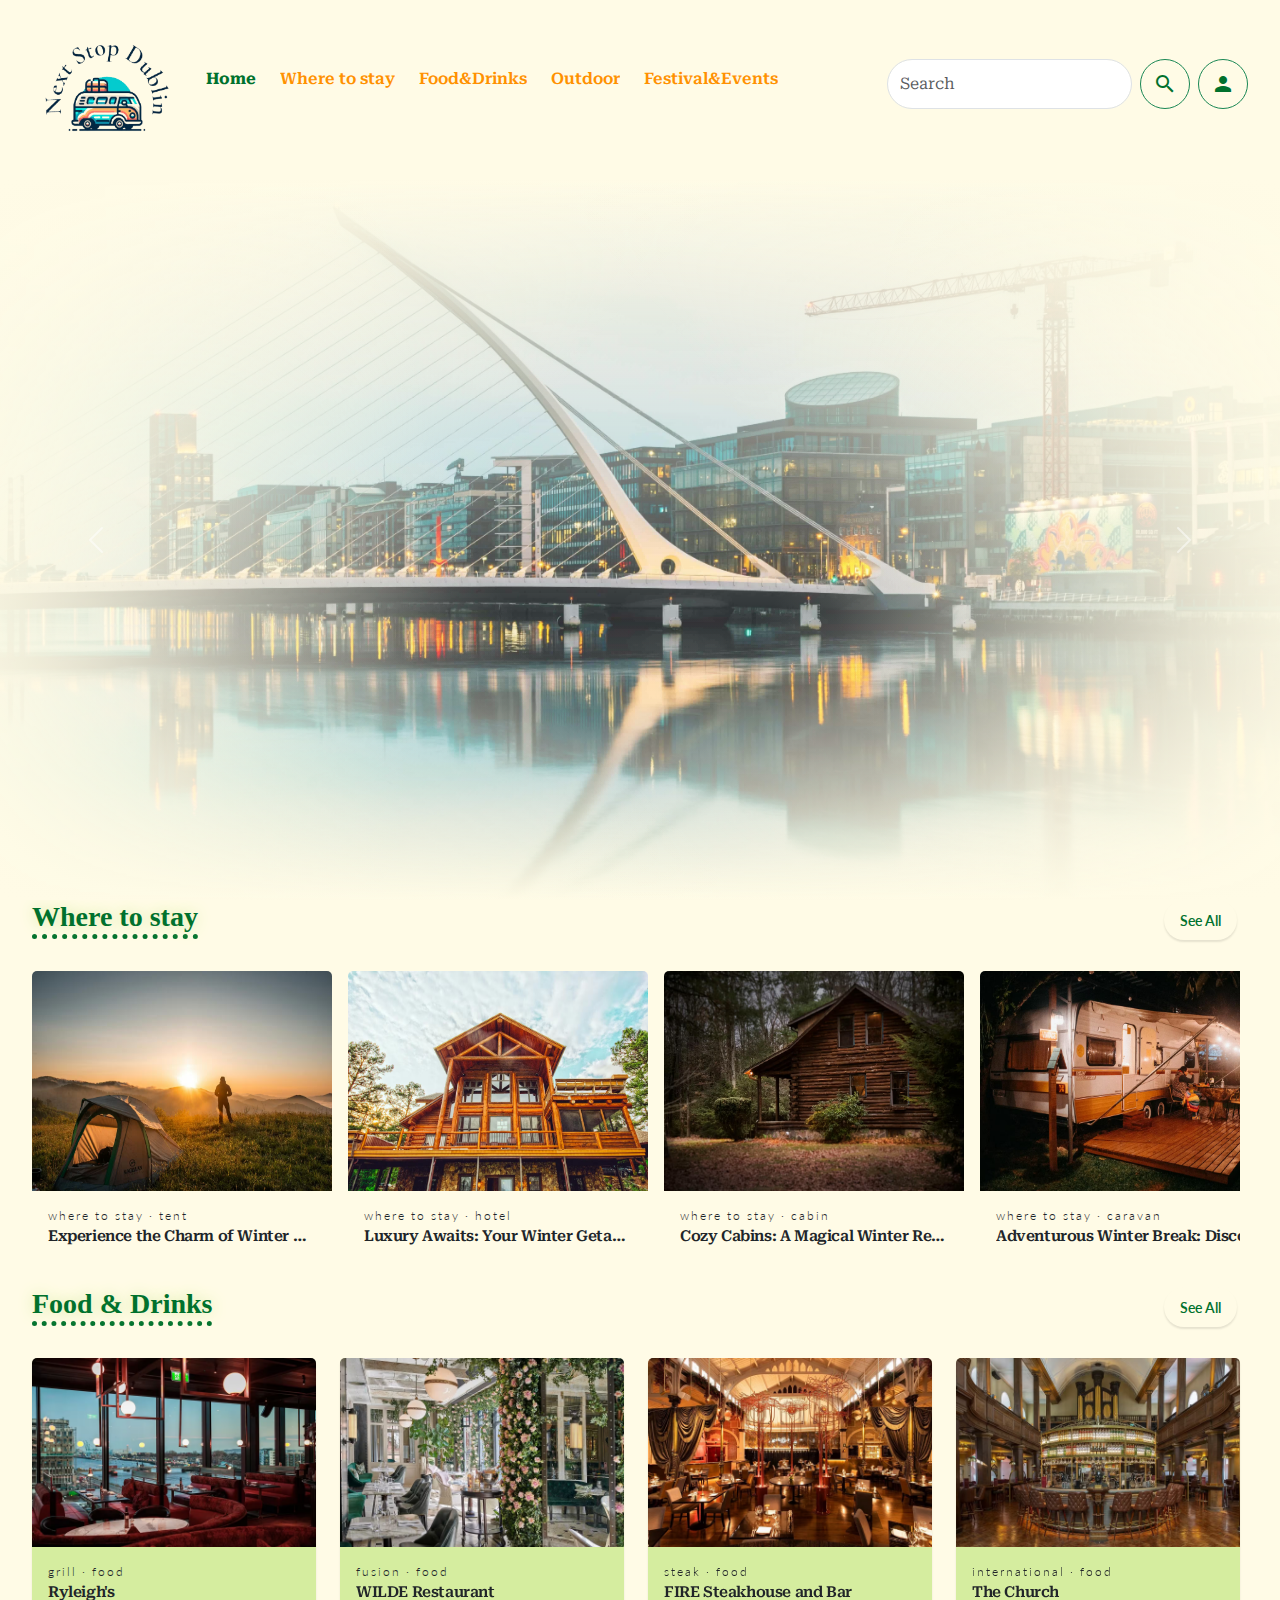
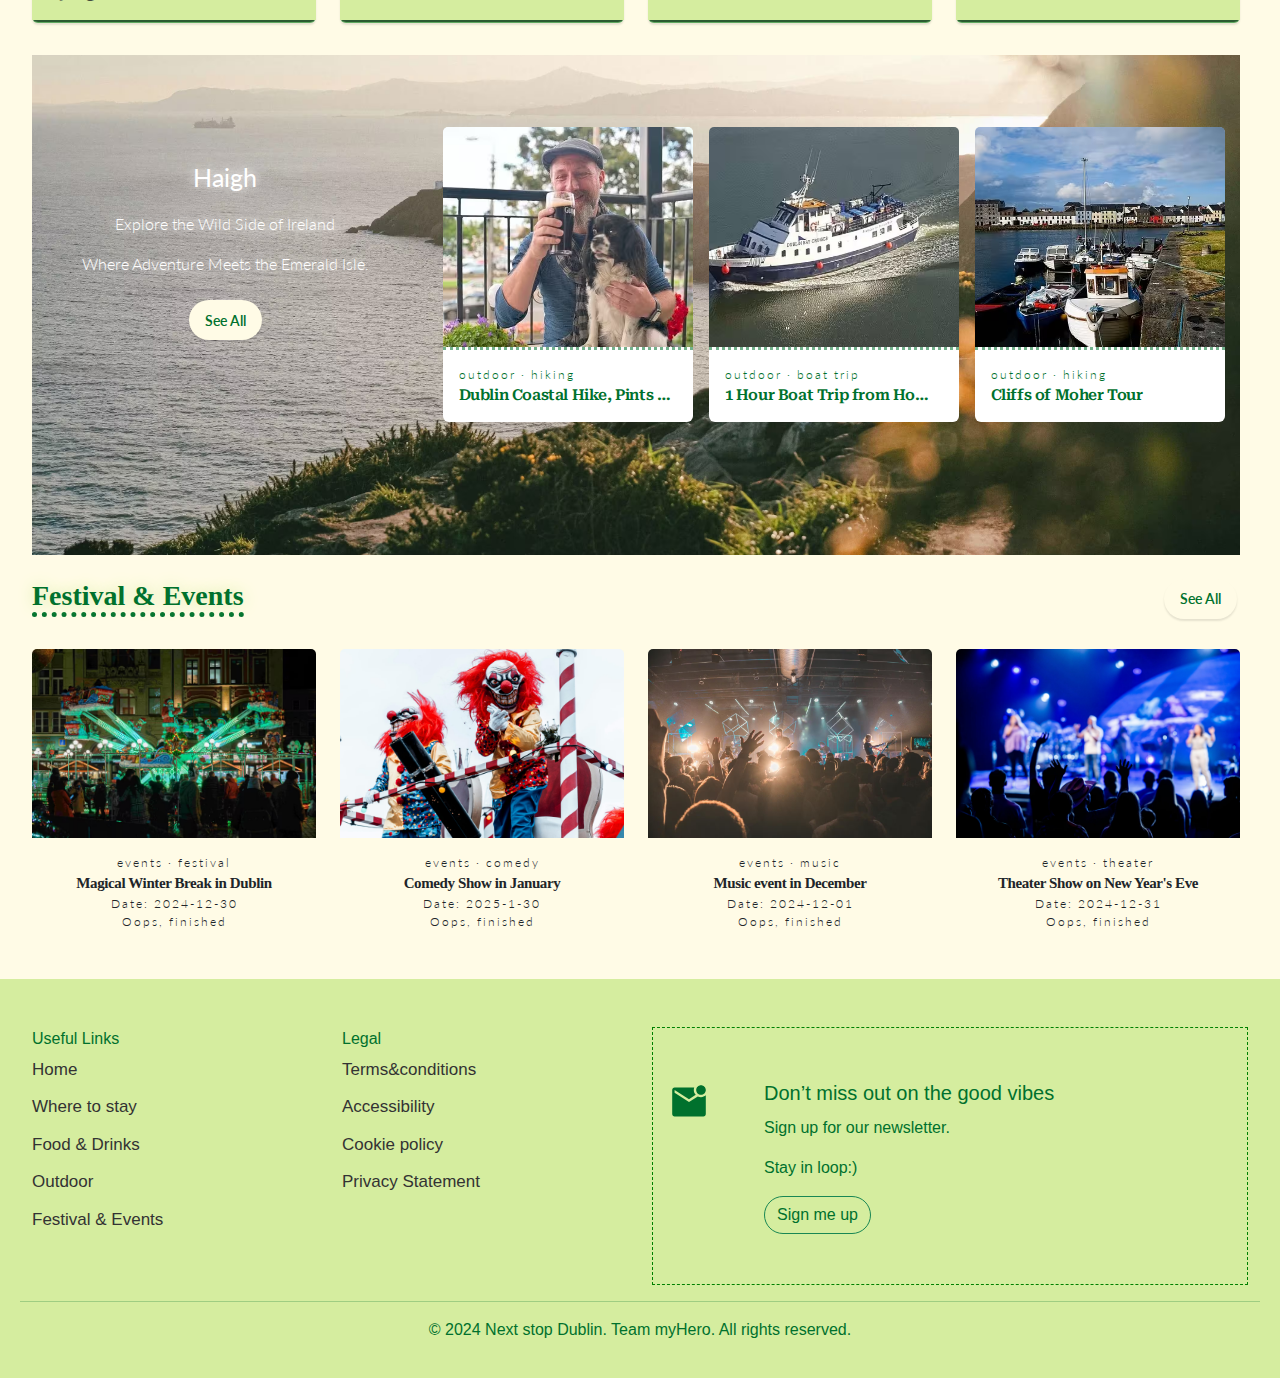
<file: index.html>
<!-- 
Person A: Home page / sign in 
Person B: food & drinks / Outdoor activities 
Person C: where to stay / Festival events
-->

<!DOCTYPE html>
	<html lang="en">
		<head>
			<meta charset="UTF-8">
			<meta name="viewport" content="width=device-width, initial-scale=1.0">
			<meta
			  name="description"
			  content="Discover the best of Dublin with our website! From magical winter festivals to live music, comedy shows, and vibrant theater events, find where to stay and what to do for an unforgettable trip to Ireland."
			>
			<title>next stop dublin-homepage</title>

			<link rel="icon" href="favicon.ico" type="image/x-icon">

			<!-- IMPORT Bootstrap 5 CSS -->
			<link href="https://cdn.jsdelivr.net/npm/bootstrap@5.3.0-alpha1/dist/css/bootstrap.min.css" rel="stylesheet">

			<!-- jquery -->
			<script src="https://code.jquery.com/jquery-3.6.0.min.js"></script>
			
			<!-- Google font -->
			<link rel="preconnect" href="https://fonts.googleapis.com">
			<link rel="preconnect" href="https://fonts.gstatic.com" crossorigin>
			<link href="https://fonts.googleapis.com/css2?family=Roboto+Serif:ital,opsz,wght@0,8..144,100..900;1,8..144,100..900&display=swap" rel="stylesheet">
			<link href="https://fonts.googleapis.com/css2?family=Lato:ital,wght@0,100;0,300;0,400;0,700;0,900;1,100;1,300;1,400;1,700;1,900&display=swap" rel="stylesheet">

			<!-- Google icon -->
			<link rel="stylesheet" href="https://fonts.googleapis.com/icon?family=Material+Icons">

			<!-- Link to navbar n footer stylesheet -->
			<link rel="stylesheet" href="css/styles.css">
			<link rel="stylesheet" href="css/lu.css">
		</head>
		<body>
			<div class="wrapper">
				<!-- navbar part -->
				<div id="navbar-placeholder"></div>

				<!-- carrousel -->
				<div>
					<div id="carouselExampleAutoplaying" class="carousel slide" data-bs-ride="carousel">
						<!-- slides pic -->
						<div class="carousel-inner">
						</div>
						<button class="carousel-control-prev" type="button" data-bs-target="#carouselExampleAutoplaying" data-bs-slide="prev">
							<span class="carousel-control-prev-icon" aria-hidden="true"></span>
							<span class="visually-hidden">Previous</span>
						</button>
						<button class="carousel-control-next" type="button" data-bs-target="#carouselExampleAutoplaying" data-bs-slide="next">
							<span class="carousel-control-next-icon" aria-hidden="true"></span>
							<span class="visually-hidden">Next</span>
						</button>
					</div>
				</div>

				<!-- Main Content -->
				<div class="main-content container-fluid lato-light">

					<!-- First stay row -->
					<div class="first-row pe-5">
						<!-- heading -->
						<div class="row-heading d-flex justify-content-between">
							<!-- title -->
							<div class="title">
								<h3 class="georgia">Where to stay</h3>
							</div>
							<!-- button -->
							<div class="all">
								<button type="button" class="sub-btn btn btn-light" id="stayBtn">See All
								</button>
							</div>
						</div>
						<!-- content -->
						<div class="content content-stay d-flex justify-content-between overflow-auto gap-3  mt-4">
						</div>
					</div>

					<!-- Second Row food and drink-->
					<div class= "second-row mt-4 pe-5">   
						<!-- heading -->
						<div class="row-heading d-flex justify-content-between">
							<!-- title -->
							<div class="title">
								<h3 class="georgia">Food & Drinks</h3>
							</div>
							<!-- button -->
							<div class="all">
								<button type="button" class="sub-btn btn btn-light" id="fndBtn">
									See All
								</button>
							</div>
						</div>
						<!-- content -->
						<div class="row  content content-fnd row-cols-1 row-cols-md-4 row-cols-lg-4 mt-4">
						</div>
					</div>

					<!-- Third Row outdoor-->
					<div class= "third-row mt-4 pe-5">
						<!-- content -->
						<div class="mt-4 content content-outdoor">
							<div class="outdoor-bg">
								<div class="row pt-5">
									<div class="col col-lg-4 col-md-4 col-ms-12">
										<!-- content -->
										<div class="d-flex flex-column justify-content-center align-items-center text-center mb-3 pt-5 pb-2 outdoor-description">
											<div  class="title p-2">Haigh</div>
											<div  class="p-2">Explore the Wild Side of Ireland</div>
											<div  class="p-2 mb-3">Where Adventure Meets the Emerald Isle.</div>
											<button type="button" class="sub-btn btn btn-light" id="outdoorBtn">
												See All
											</button>
										</div>
									</div>

									<!-- slides -->
									<div class="col col-lg-8 col-md-8 col-sm-0 d-none d-md-block">
										<div class="outdoor-items d-flex justify-content-between overflow-auto gap-3 mt-4">
										</div>
									</div>
								</div>
							</div>
						</div>
					</div>

					<!-- forth Row featival events-->
					<div class= "forth-row mt-4 pe-5">   
						<!-- heading -->
						<div class="row-heading d-flex justify-content-between">
							<!-- title -->
							<div class="title">
								<h3 class="georgia">Festival & Events</h3>
							</div>
							<!-- button -->
							<div class="all">
								<button type="button" class="sub-btn btn btn-light" id="fneBtn">
									See All
								</button>
							</div>
						</div>
						<!-- content -->
						<div class="row  content content-fne row-cols-1 row-cols-md-4 row-cols-lg-4 mt-4">
						</div>
					</div>
				</div>
			<!-- Footer Section -->
			<div id="footer-placeholder"></div>
		</div>
		<!-- js jquery -->
		<script src="js/main.js" defer></script>
		<script src="js/main.js?v=1.0"></script>
		<script type="js/lu-index-signup.js" defer></script>
		<script src="js/lu-index-signup.js?v=1.0"></script>
		<!-- Link to Bootstrap JS Bundle -->
		<script src="https://cdn.jsdelivr.net/npm/bootstrap@5.3.3/dist/js/bootstrap.bundle.min.js"></script>
		</body>

	</html>
</file>
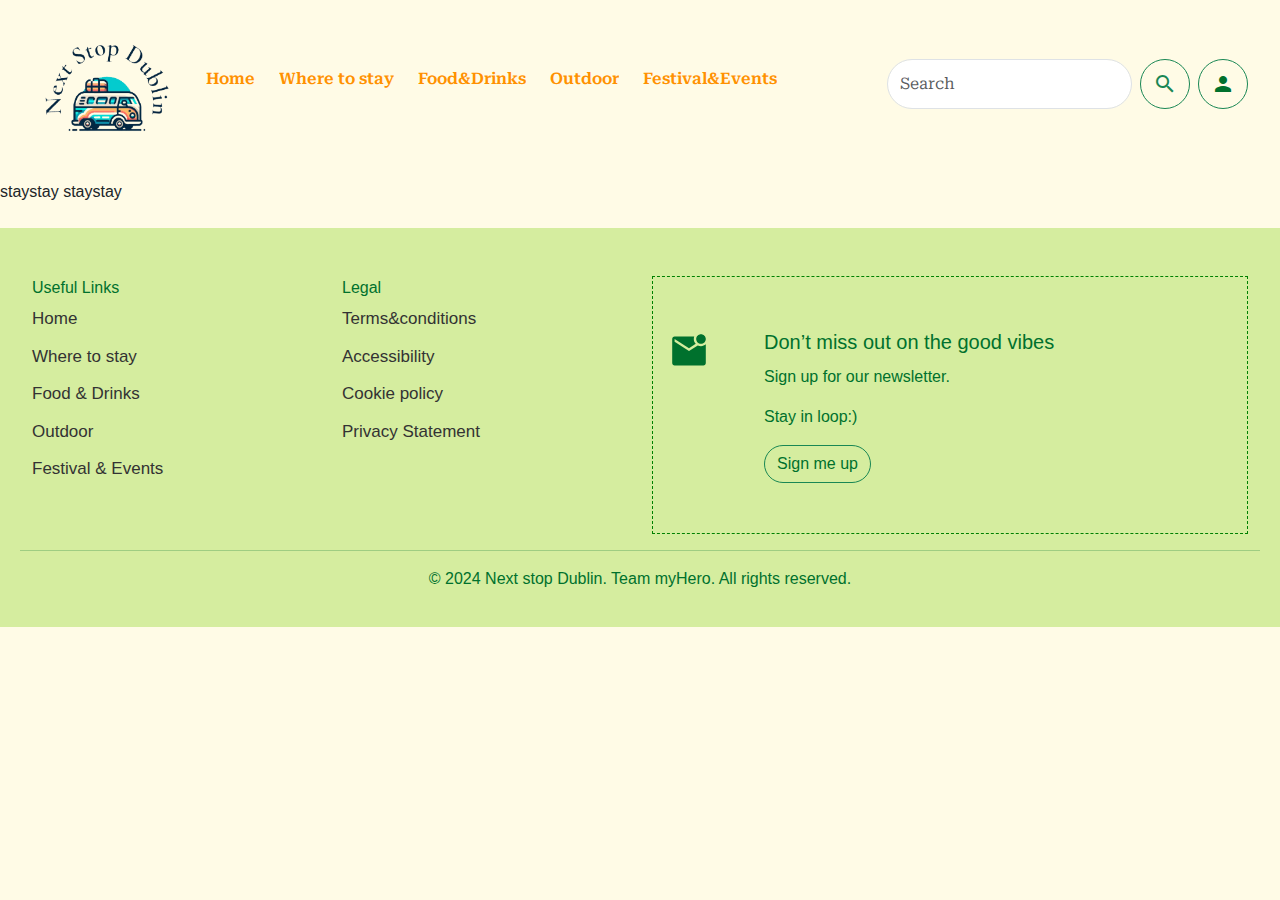
<file: example.html>
<!DOCTYPE html>
<html>
<head>
	<meta charset="UTF-8">
	<meta name="viewport" content="width=device-width, initial-scale=1.0">
	<title>next stop dublin</title>
	
	<!-- IMPORT Bootstrap 5 CSS -->
	<link href="https://cdn.jsdelivr.net/npm/bootstrap@5.3.0-alpha1/dist/css/bootstrap.min.css" rel="stylesheet">

	<!-- jquery -->
	<script src="https://code.jquery.com/jquery-3.6.0.min.js"></script>


	<!-- Google Font -->
	<link rel="preconnect" href="https://fonts.googleapis.com">
	<link rel="preconnect" href="https://fonts.gstatic.com" crossorigin>
	<link href="https://fonts.googleapis.com/css2?family=Roboto+Serif:ital,opsz,wght@0,8..144,100..900;1,8..144,100..900&display=swap" rel="stylesheet">

	<!-- Google Icon -->
	<link rel="stylesheet" href="https://fonts.googleapis.com/icon?family=Material+Icons">

	<!-- Link to navbar n footer stylesheet -->
	<link rel="stylesheet" href="css/styles.css">
	
</head>
<body>
	<!-- navbar part -->
	<div id="navbar-placeholder"></div>
	<div>staystay
	staystay</div>
	<!-- Footer Section -->
	<div id="footer-placeholder"></div>
	<!-- js jquery -->
	<script src="js/main.js"></script>
	<script src="js/main.js?v=1.0"></script>
	<!-- Link to Bootstrap JS Bundle -->
	<script src="https://cdn.jsdelivr.net/npm/bootstrap@5.3.3/dist/js/bootstrap.bundle.min.js"></script>
</body>
</html>
</file>
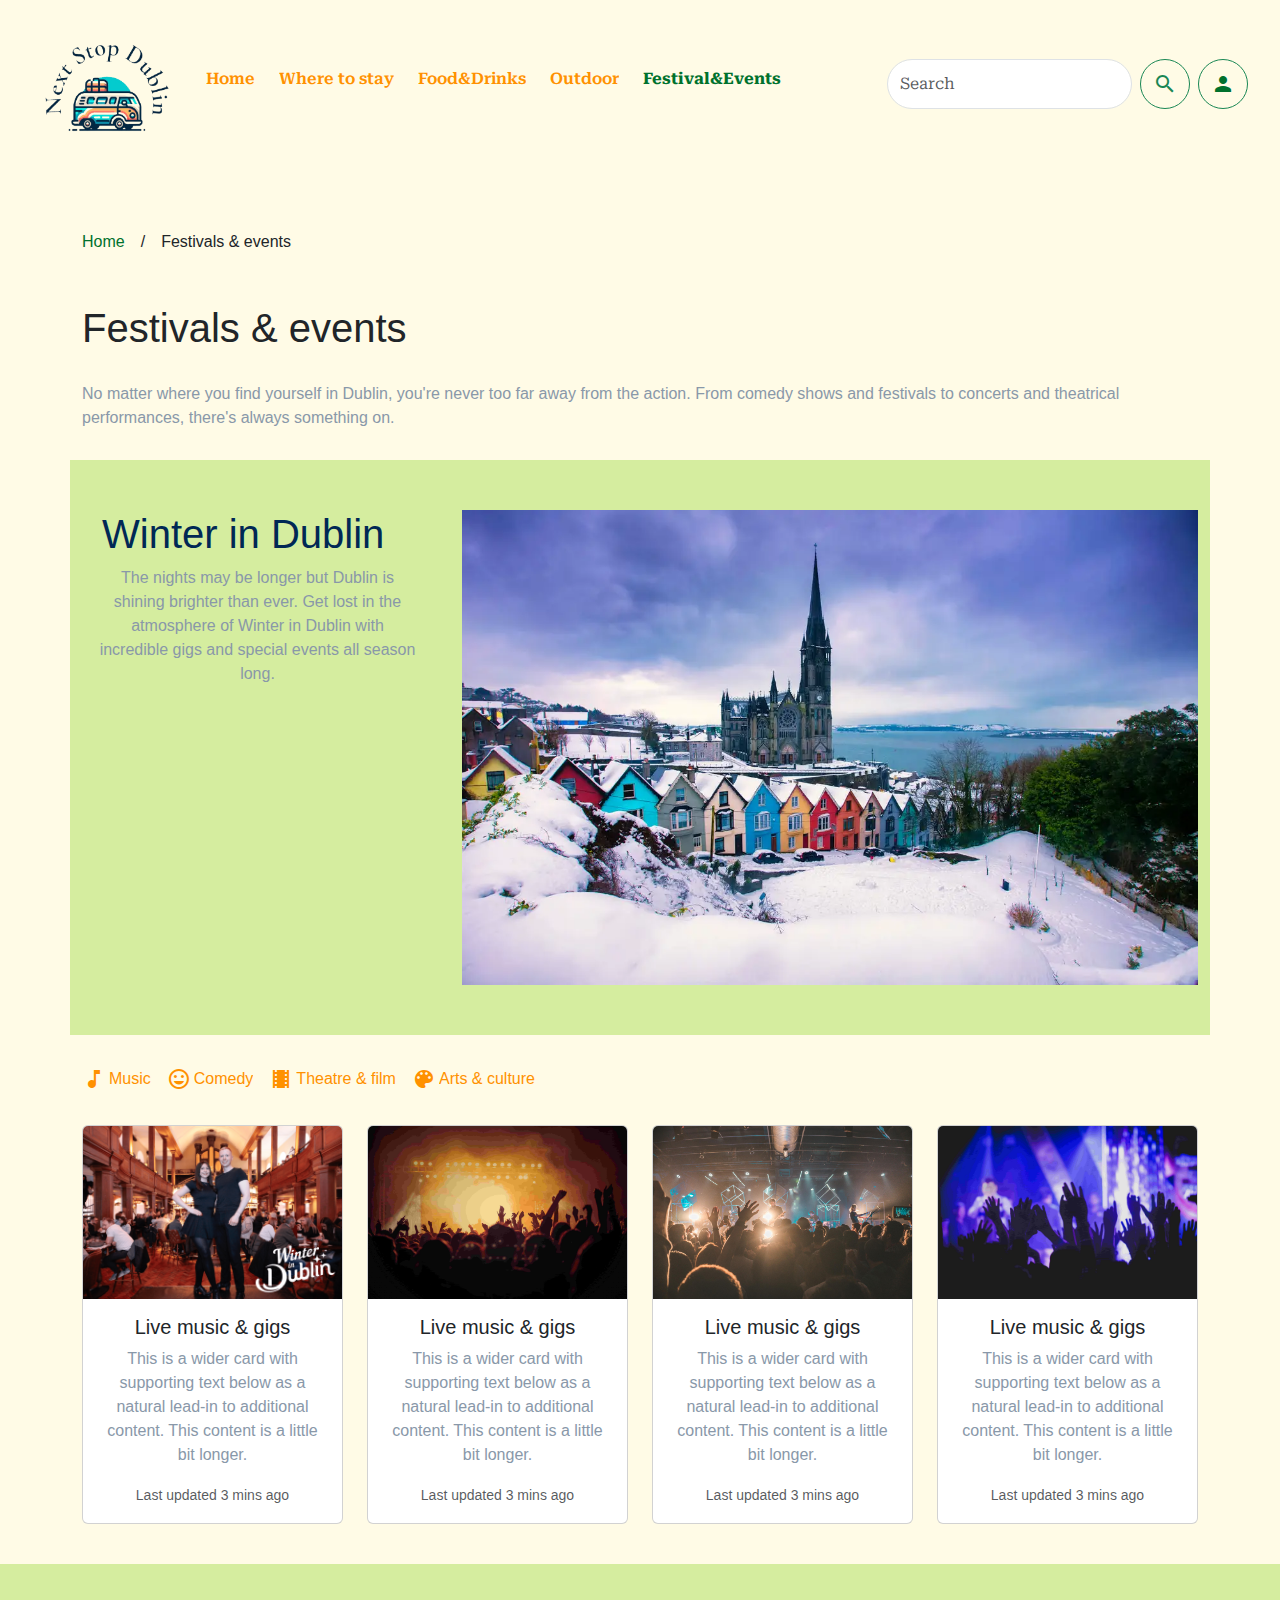
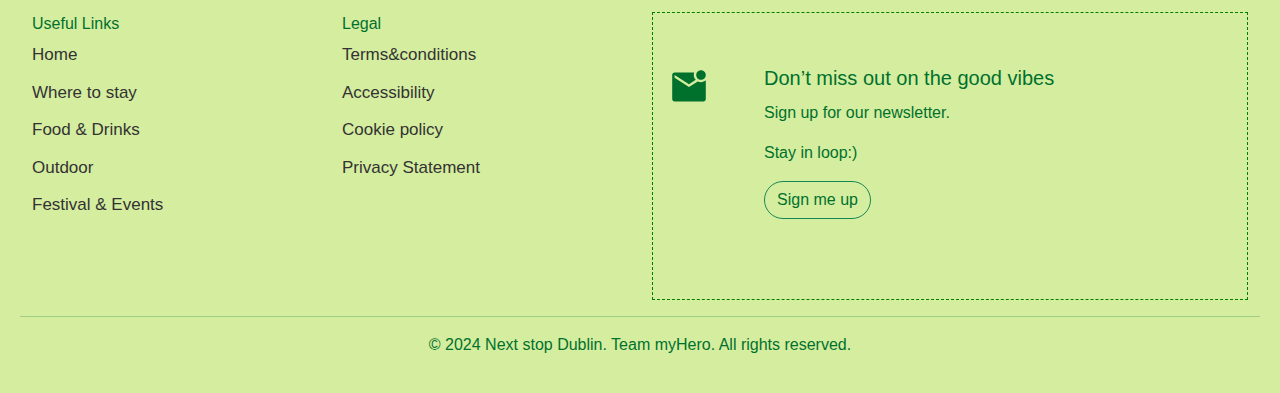
<file: festival.html>
<!DOCTYPE html>
<html lang="en">
  <head>
    <meta charset="UTF-8" />
    <meta name="viewport" content="width=device-width, initial-scale=1.0" />
    <link rel="icon" href="favicon.ico" type="image/x-icon" />
    <!-- bootstrap -->
    <link
      href="https://cdn.jsdelivr.net/npm/bootstrap@5.3.0-alpha1/dist/css/bootstrap.min.css"
      rel="stylesheet"
    />

    <!-- Google font -->
    <link rel="preconnect" href="https://fonts.googleapis.com" />
    <link rel="preconnect" href="https://fonts.gstatic.com" crossorigin />
    <link
      href="https://fonts.googleapis.com/css2?family=Roboto+Serif:ital,opsz,wght@0,8..144,100..900;1,8..144,100..900&display=swap"
      rel="stylesheet"
    />

    <!-- Google icon -->
    <link
      rel="stylesheet"
      href="https://fonts.googleapis.com/icon?family=Material+Icons"
    />

    <link rel="stylesheet" href="css/styles.css" />
    <link rel="stylesheet" href="css/festival.css" />

    <!-- jquery -->
    <script src="https://code.jquery.com/jquery-3.6.0.min.js"></script>
    <script src="js/main.js"></script>
    <script src="js/festival.js"></script>

    <title>Festival & events</title>
  </head>
  <body>
    <div id="navbar-placeholder"></div>
    <div class="container">
      <ol class="subtitle">
        <li><a class="goBack" href="index.html">Home</a></li>
        <li>/</li>
        <li>Festivals & events</li>
      </ol>
      <h1 class="description">Festivals & events</h1>
      <p class="content" width="100%">
        No matter where you find yourself in Dublin, you're never too far away
        from the action. From comedy shows and festivals to concerts and
        theatrical performances, there's always something on.
      </p>
    </div>
    <div class="container overflow-hidden text-center total">
      <div class="row row-cols-1 row-cols-sm-2">
        <div class="col col-6 col-sm-5 col-md-4 total">
          <div class="winter">
            <h1 class="heading-winter">Winter in Dublin</h1>
            <p class="winter-des">
              The nights may be longer but Dublin is shining brighter than ever.
              Get lost in the atmosphere of Winter in Dublin with incredible
              gigs and special events all season long.
            </p>
          </div>
        </div>
        <div class="col col-6 col-sm-7 col-md-8">
          <div class="winter-img-container">
            <img
              src="src/images/winter-dublin.webp"
              alt="winter in dublin"
              width="100%"
              height="100%"
            />
          </div>
        </div>
      </div>
    </div>

    <div class="container">
      <ul
        class="nav nav-underline d-inline-flex justify-content-around mt-4 mb-4"
      >
        <li class="nav-item">
          <a
            id="music"
            class="nav-link active music"
            aria-current="page"
            href="#festival-list"
          >
            <div class="icons">
              <i class="material-icons">music_note</i>
              <span>Music</span>
            </div>
          </a>
        </li>

        <li class="nav-item">
          <a class="nav-link" href="#festival-list" id="comedy">
            <div class="icons">
              <i class="material-icons">mood</i>
              <span>Comedy</span>
            </div>
          </a>
        </li>

        <li class="nav-item">
          <a class="nav-link" href="#festival-list" id="theatre">
            <div class="icons">
              <i class="material-icons">theaters</i>
              <span>Theatre & film</span>
            </div>
          </a>
        </li>

        <li class="nav-item ms-100">
          <a class="nav-link" href="#festival-list" id="arts">
            <div class="icons">
              <i class="material-icons">palette</i>
              <span>Arts & culture</span>
            </div>
          </a>
        </li>
      </ul>
    </div>
    <div
      id="festival-list"
      class="container overflow-hidden text-center item-list"
    >
      <div class="row row-cols-1 row-cols-sm-2 row-cols-md-4">
        <div class="col">
          <div class="card mb-3">
            <img
              id="img1"
              src="src/images/music-1.png"
              class="card-img-top"
              alt="music"
            />
            <div class="card-body">
              <h5 class="card-title">Live music & gigs</h5>
              <p class="card-text">
                This is a wider card with supporting text below as a natural
                lead-in to additional content. This content is a little bit
                longer.
              </p>
              <p class="card-text">
                <small class="text-body-secondary"
                  >Last updated 3 mins ago</small
                >
              </p>
            </div>
          </div>
        </div>
        <div class="col">
          <div class="card mb-3">
            <img
              id="img2"
              src="src/images/music-2.jpg"
              class="card-img-top"
              alt="music 2"
            />
            <div class="card-body">
              <h5 class="card-title">Live music & gigs</h5>
              <p class="card-text">
                This is a wider card with supporting text below as a natural
                lead-in to additional content. This content is a little bit
                longer.
              </p>
              <p class="card-text">
                <small class="text-body-secondary"
                  >Last updated 3 mins ago</small
                >
              </p>
            </div>
          </div>
        </div>
        <div class="col">
          <div class="card mb-3">
            <img
              id="img3"
              src="src/images/music-3.jpg"
              class="card-img-top"
              alt="music 3"
            />
            <div class="card-body">
              <h5 class="card-title">Live music & gigs</h5>
              <p class="card-text">
                This is a wider card with supporting text below as a natural
                lead-in to additional content. This content is a little bit
                longer.
              </p>
              <p class="card-text">
                <small class="text-body-secondary"
                  >Last updated 3 mins ago</small
                >
              </p>
            </div>
          </div>
        </div>
        <div class="col">
          <div class="card mb-3">
            <img
              id="img4"
              src="src/images/music-4.jpg"
              class="card-img-top"
              alt="music 4"
            />
            <div class="card-body">
              <h5 class="card-title">Live music & gigs</h5>
              <p class="card-text">
                This is a wider card with supporting text below as a natural
                lead-in to additional content. This content is a little bit
                longer.
              </p>
              <p class="card-text">
                <small class="text-body-secondary"
                  >Last updated 3 mins ago</small
                >
              </p>
            </div>
          </div>
        </div>
      </div>
    </div>

    <div id="footer-placeholder"></div>
  </body>
</html>
</file>
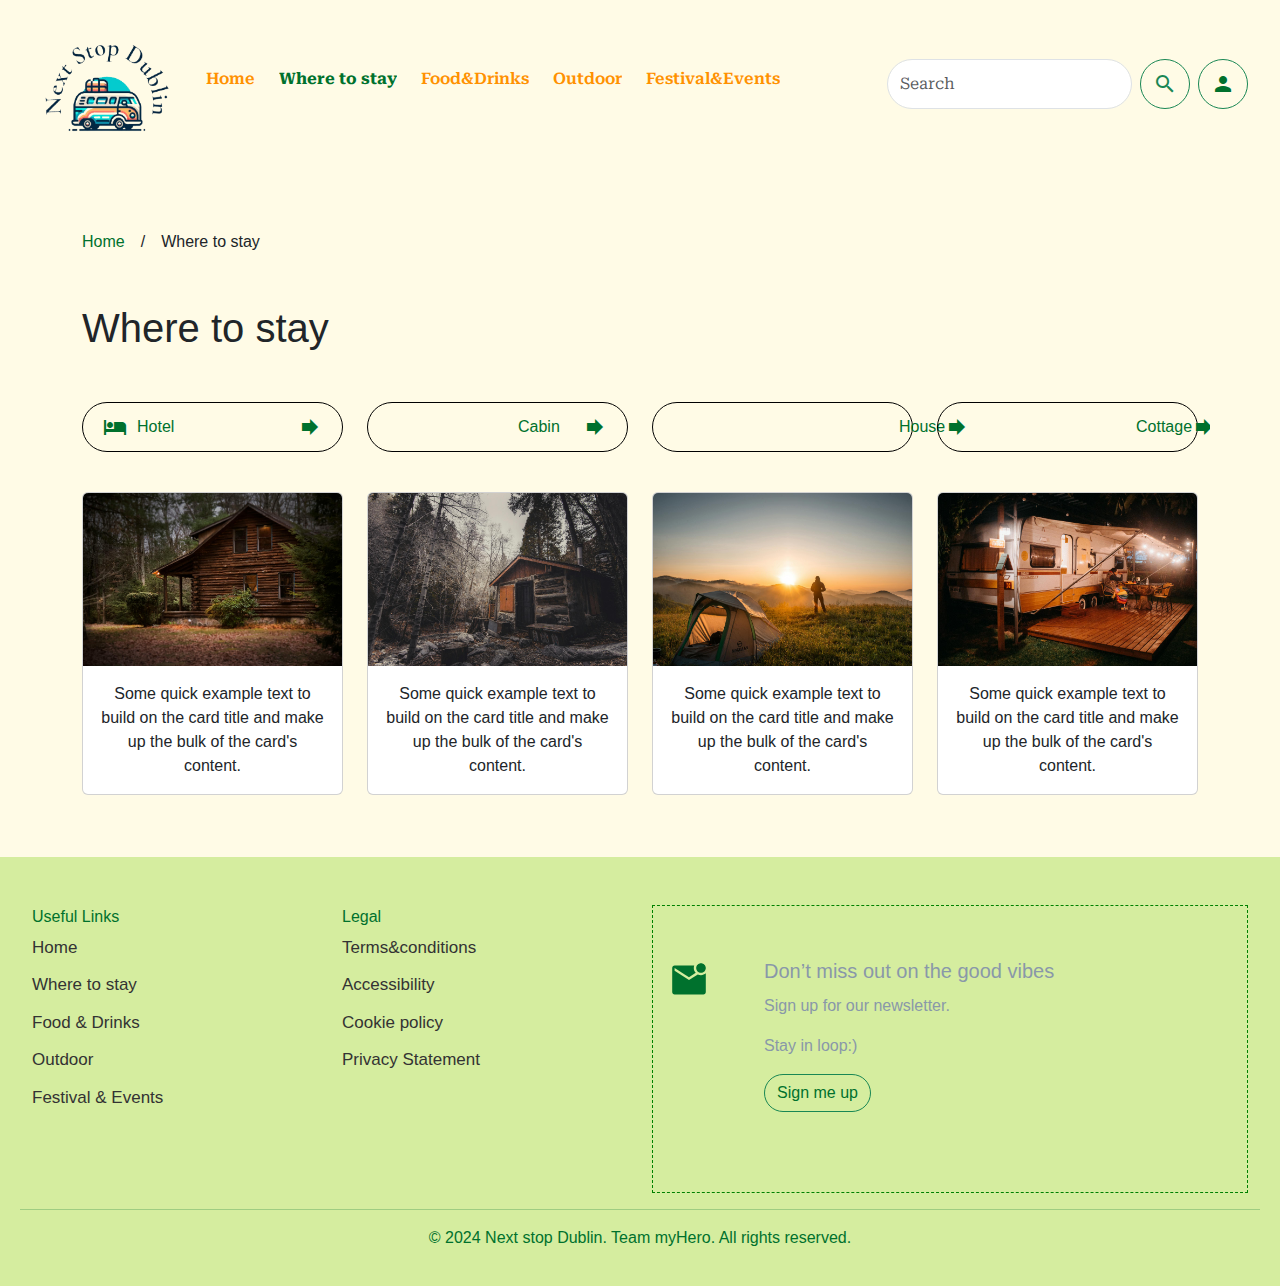
<file: live.html>
<!DOCTYPE html>
<html lang="en">
  <head>
    <meta charset="UTF-8" />
    <meta name="viewport" content="width=device-width, initial-scale=1.0" />
    <link rel="icon" href="favicon.ico" type="image/x-icon" />
    <!-- bootstrap -->
    <link
      href="https://cdn.jsdelivr.net/npm/bootstrap@5.3.0-alpha1/dist/css/bootstrap.min.css"
      rel="stylesheet"
    />

    <!-- Google font -->
    <link rel="preconnect" href="https://fonts.googleapis.com" />
    <link rel="preconnect" href="https://fonts.gstatic.com" crossorigin />
    <link
      href="https://fonts.googleapis.com/css2?family=Roboto+Serif:ital,opsz,wght@0,8..144,100..900;1,8..144,100..900&display=swap"
      rel="stylesheet"
    />

    <!-- Google icon -->
    <link
      rel="stylesheet"
      href="https://fonts.googleapis.com/icon?family=Material+Icons"
    />
    <link rel="stylesheet" href="css/styles.css" />
    <link rel="stylesheet" href="css/live.css" />

    <!-- jquery -->
    <script src="https://code.jquery.com/jquery-3.6.0.min.js"></script>
    <script src="js/main.js"></script>
    <script src="js/live.js"></script>
    <title>Where to stay</title>
  </head>
  <body>
    <div id="navbar-placeholder"></div>
    <div id="" class="container">
      <ol class="subtitle">
        <li><a class="goBack" href="index.html">Home</a></li>
        <li>/</li>
        <li>Where to stay</li>
      </ol>
      <h1 class="live-title">Where to stay</h1>
    </div>
    <div class="container overflow-hidden text-center item-list">
      <div class="row row-cols-1 row-cols-sm-2 row-cols-md-4 category">
        <div class="col">
          <a href="#hotel-description" id="hotel">
            <div class="product">
              <div class="icons">
                <i class="material-icons">hotel</i>
                <span>Hotel</span>
              </div>
              <i class="material-icons">forward</i>
            </div>
          </a>
        </div>
        <div class="col item">
          <a id="cabin" href="#hotel-description">
            <div class="product">
              <div class="icons">
                <i class="material-icons">cabin</i>
                <span>Cabin</span>
              </div>
              <i class="material-icons">forward</i>
            </div>
          </a>
        </div>
        <div class="col item">
          <a id="warehouse" href="#hotel-description">
            <div class="product">
              <div class="icons">
                <i class="material-icons">warehouse</i>
                <span>House</span>
              </div>
              <i class="material-icons">forward</i>
            </div>
          </a>
        </div>
        <div class="col">
          <a id="cottage" href="#hotel-description">
            <div class="product">
              <div class="icons">
                <i class="material-icons">cottage</i>
                <span>Cottage</span>
              </div>
              <i class="material-icons">forward</i>
            </div>
          </a>
        </div>
      </div>
      <div class="row row-cols-1 row-cols-sm-2 row-cols-md-4 mb-3 my-3">
        <div class="col">
          <div class="card mb-3">
            <img
              src="src/images/cabin-1.jpg"
              class="card-img-top"
              alt="hotel"
            />
            <div class="card-body">
              <p class="card-text">
                Some quick example text to build on the card title and make up
                the bulk of the card's content.
              </p>
            </div>
          </div>
        </div>
        <div class="col">
          <div class="card mb-3">
            <img
              src="src/images/cabin-5.jpg"
              class="card-img-top"
              alt="cabin"
            />
            <div class="card-body">
              <p class="card-text">
                Some quick example text to build on the card title and make up
                the bulk of the card's content.
              </p>
            </div>
          </div>
        </div>
        <div class="col">
          <div class="card mb-3">
            <img src="src/images/tent-2.jpg" class="card-img-top" alt="tent" />
            <div class="card-body">
              <p class="card-text">
                Some quick example text to build on the card title and make up
                the bulk of the card's content.
              </p>
            </div>
          </div>
        </div>
        <div class="col">
          <div class="card mb-3">
            <img
              src="src/images/caravan-2.jpg"
              class="card-img-top"
              alt="caravan"
            />
            <div class="card-body">
              <p class="card-text">
                Some quick example text to build on the card title and make up
                the bulk of the card's content.
              </p>
            </div>
          </div>
        </div>
      </div>
    </div>
    <div class="container" id="hotel-description" style="display: none">
      <h1 class="description">Dream Getaway Awaits You Here</h1>
      <img
        id="stay-img"
        src="src/images/hotel.jpg"
        width="100%"
        alt="stay image"
      />
      <h3 class="detail">Description</h3>
      <p class="content">
        Glamping Tuscan Style in an Aframe Cabin Tent, nestled in a beautiful
        olive orchard. AC, heat, Queen Bed, TV, Wi-Fi and an amazing view. Close
        to Weeki Wachee River State Park, mermaids, manatees, Chassahwitzka
        River and on the SC Bike Path. Kayaks available for rivers. Bathhouse,
        fire pit, Kitchenette, fresh eggs. Relax & enjoy fresh country air. No
        pets please. Ducks, hens and roosters roam the grounds. We have a Pot
        Cake Rescue from Bimini, Retriever and Pom dog. The space is inspiring
        and relaxing. Enjoy the beauty of the orchard. Spring trees are in
        blossom and harvested in Fall. We have a farm store where we sell our
        farm to table products
      </p>
    </div>

    <div id="footer-placeholder"></div>
  </body>
</html>
</file>
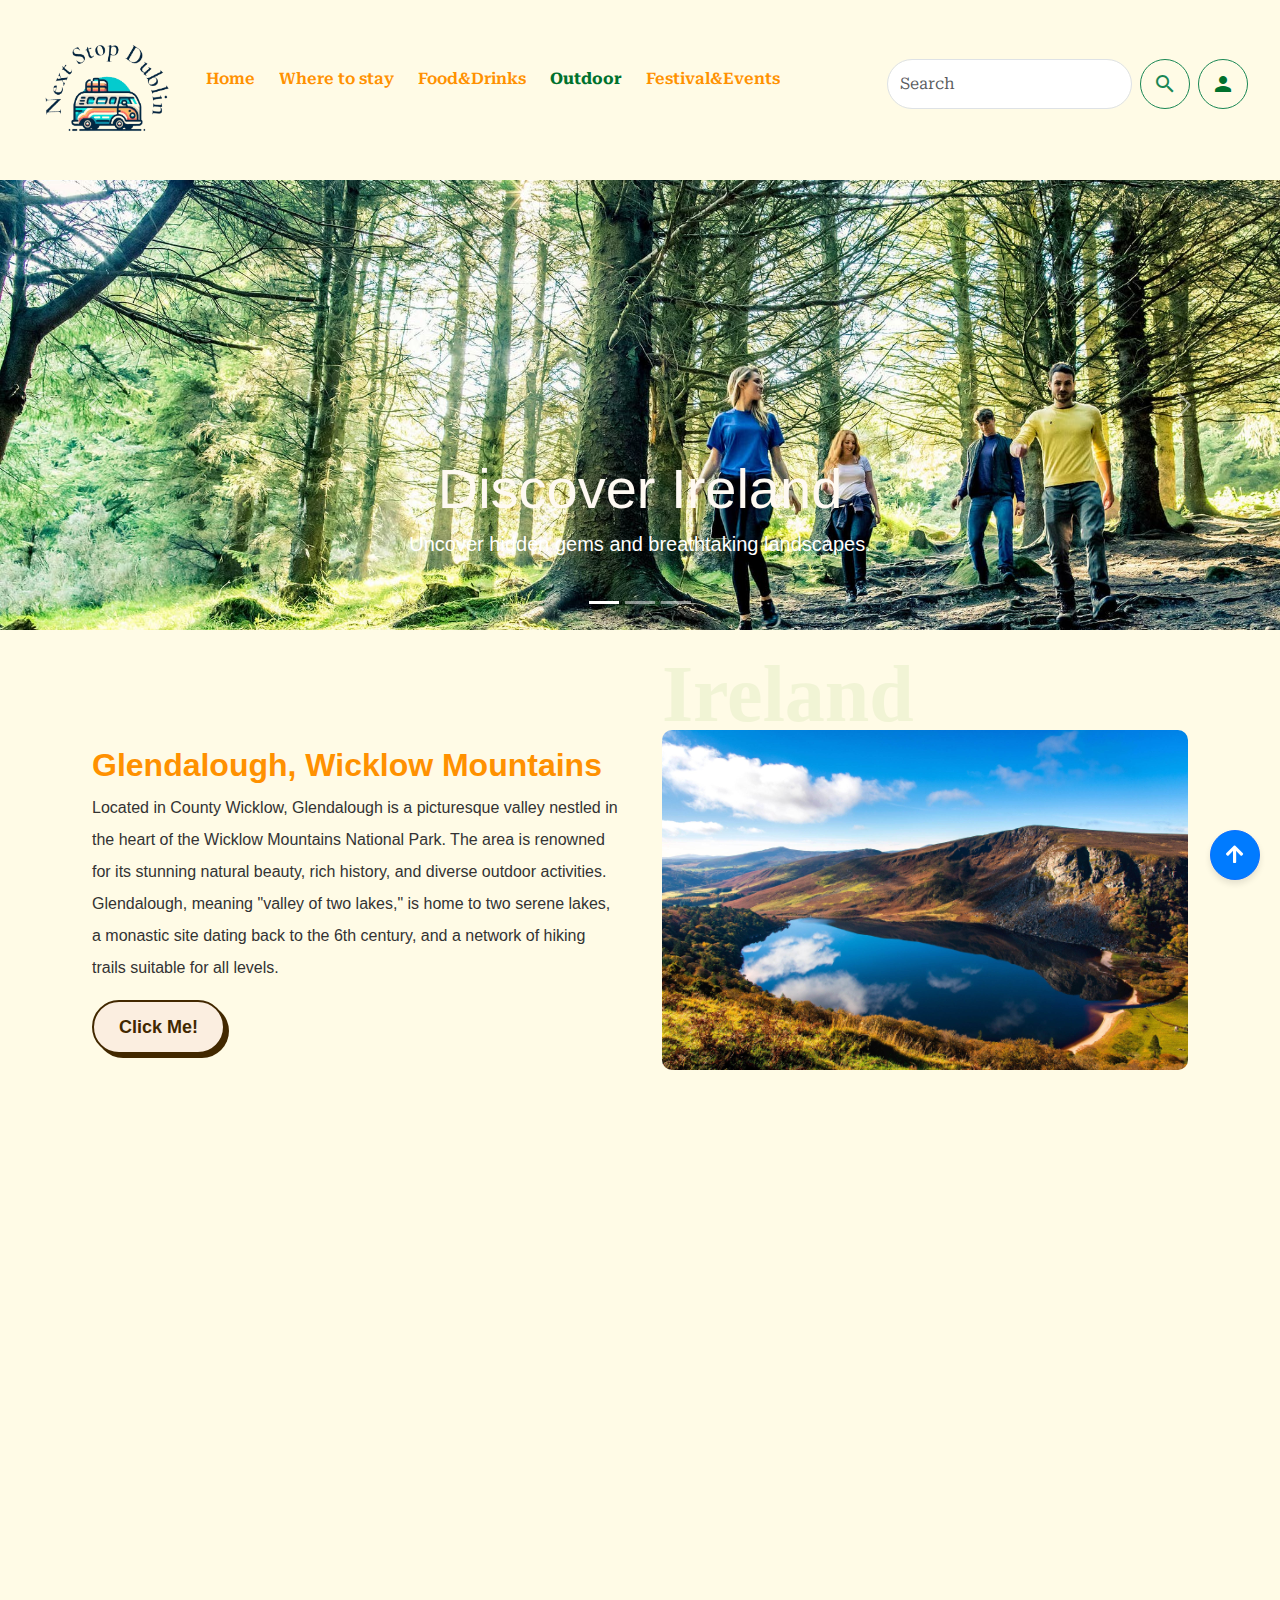
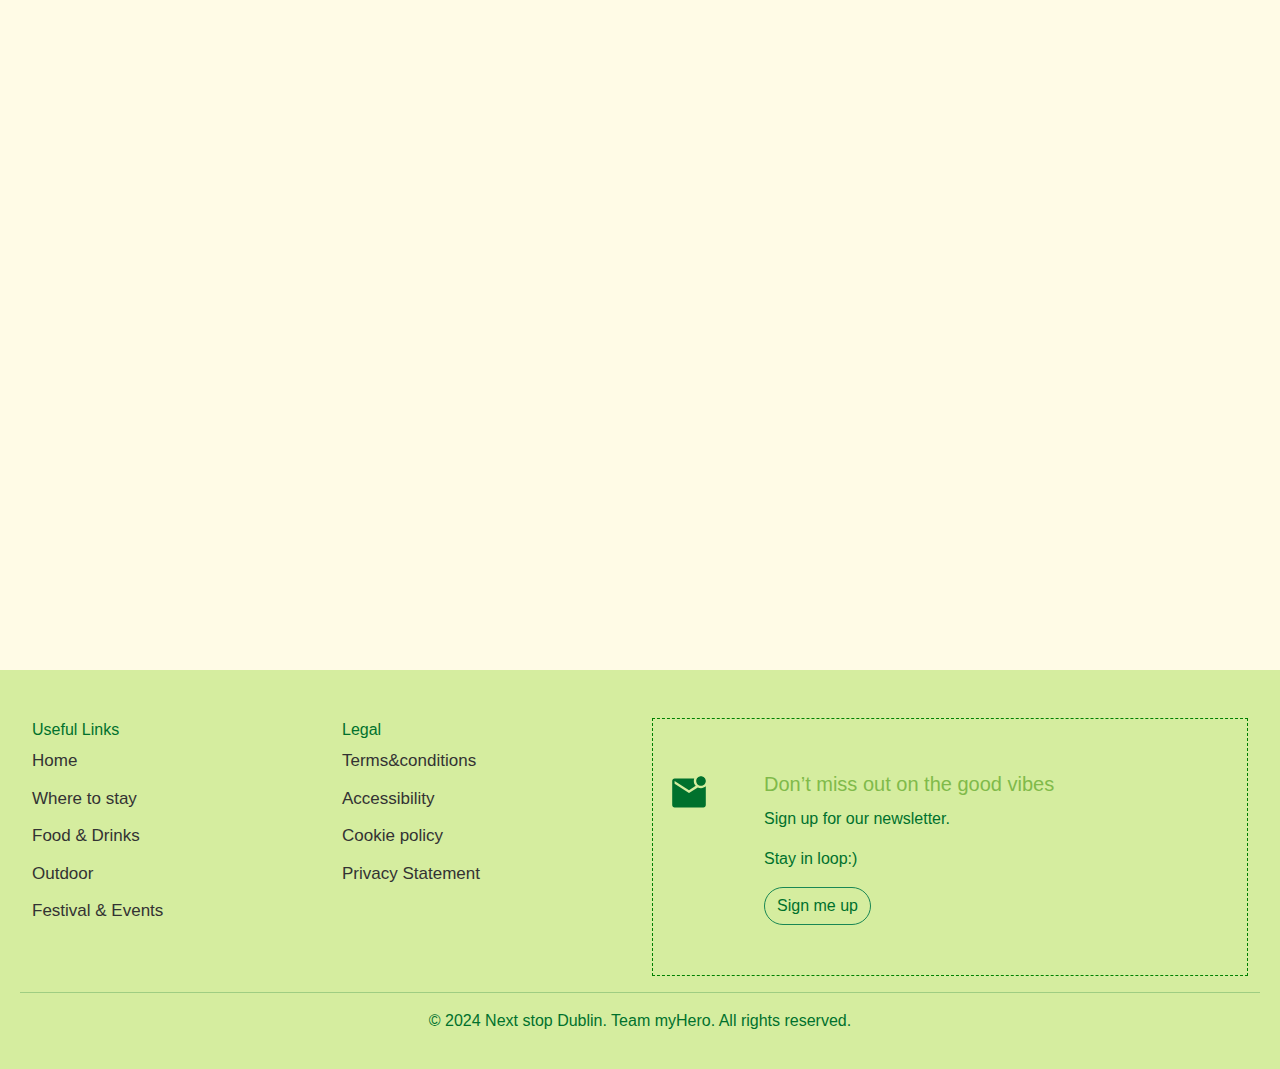
<file: outdoor.html>
<!DOCTYPE html>
<html>
<head>
	<meta charset="UTF-8">
	<meta name="viewport" content="width=device-width, initial-scale=1.0">
  <meta name="keywords" 
      content="Ireland tourism, travel guides, Irish culture, explore Ireland, Ireland tips">
	<title>Outdoor</title>
	
	<!-- IMPORT Bootstrap 5 CSS -->
	<link href="https://cdn.jsdelivr.net/npm/bootstrap@5.3.0-alpha1/dist/css/bootstrap.min.css" rel="stylesheet">
  <link href="https://cdn.jsdelivr.net/npm/bootstrap@5.3.3/dist/css/bootstrap.min.css" rel="stylesheet"
	integrity="sha384-QWTKZyjpPEjISv5WaRU9OFeRpok6YctnYmDr5pNlyT2bRjXh0JMhjY6hW+ALEwIH" crossorigin="anonymous">
   <script src="https://cdn.jsdelivr.net/npm/bootstrap@5.3.2/dist/js/bootstrap.bundle.min.js"></script>


	<!-- jquery -->
	<script src="https://code.jquery.com/jquery-3.6.0.min.js"></script>
  <script src="https://cdnjs.cloudflare.com/ajax/libs/OwlCarousel2/2.3.4/owl.carousel.min.js"></script>
  <link rel="stylesheet" href="https://cdnjs.cloudflare.com/ajax/libs/OwlCarousel2/2.3.4/assets/owl.carousel.min.css">
  <link rel="stylesheet" href="https://cdnjs.cloudflare.com/ajax/libs/OwlCarousel2/2.3.4/assets/owl.theme.default.min.css">


	<!-- Google Font -->
	<link rel="preconnect" href="https://fonts.googleapis.com">
	<link rel="preconnect" href="https://fonts.gstatic.com" crossorigin>
	<link href="https://fonts.googleapis.com/css2?family=Roboto+Serif:ital,opsz,wght@0,8..144,100..900;1,8..144,100..900&display=swap" rel="stylesheet">

	<!-- Google Icon -->
	<link rel="stylesheet" href="https://fonts.googleapis.com/icon?family=Material+Icons">
  <!-- Font Awesome CDN -->
  <link href="https://cdnjs.cloudflare.com/ajax/libs/font-awesome/5.15.3/css/all.min.css" rel="stylesheet">

	<!-- Link to navbar n footer stylesheet -->
	<link rel="stylesheet" href="css/styles.css">
	<link rel="stylesheet" href="css/css_mahiro.css">

  <!-- javascript -->
  <script src="js/main.js"></script>
  <script src="js/script_mahiro.js"></script>
</head>

<body>
  <!-- navbar part -->
  <div id="navbar-placeholder"></div>


  <!-- carousel part -->
  <div id="myCarousel" class="carousel slide mb-6" data-bs-ride="carousel">
      <div class="carousel-indicators">
        <button type="button" data-bs-target="#myCarousel" data-bs-slide-to="0" class="active" aria-label="Slide 1" aria-current="true"></button>
        <button type="button" data-bs-target="#myCarousel" data-bs-slide-to="1" aria-label="Slide 2" class=""></button>
        <button type="button" data-bs-target="#myCarousel" data-bs-slide-to="2" aria-label="Slide 3" class=""></button>
      </div>
      <div class="carousel-inner">
        <div class="carousel-item active">
          <img src="src/assets/images/headpic1.jpg" class="background-image d-block w-100" alt="Slide 1">
          <div class="container py-2">
            <div class="carousel-caption text-center">
              <h1 class="display-4">Discover Ireland</h1>
              <p class="lead">Uncover hidden gems and breathtaking landscapes.</p>
            </div>
          </div>
        </div>
        <div class="carousel-item">
          <img src="src/assets/images/headpic2.jpg" class="d-block w-100" alt="explore Ireland">
          <div class="container py-2">
            <div class="carousel-caption">
              <h1 class="display-4">Unleash the Outdoors</h1>
              <p class="lead">Get ready to explore the unknown and embrace the thrill.</p> 
            </div>
          </div>
        </div>
        <div class="carousel-item">
          <img src="src/assets/images/headpic3.jpg" class="d-block w-100" alt="Slide 3">
          <div class="container">
            <div class="carousel-caption">
              <h1 class="display-4">Adventure Awaits</h1>
              <p class="lead">Find your freedom in nature’s playground.</p>        
            </div>
          </div>
        </div>
      </div>
      <button class="carousel-control-prev" type="button" data-bs-target="#myCarousel" data-bs-slide="prev">
        <span class="carousel-control-prev-icon" aria-hidden="true"></span>
        <span class="visually-hidden">Previous</span>
      </button>
      <button class="carousel-control-next" type="button" data-bs-target="#myCarousel" data-bs-slide="next">
        <span class="carousel-control-next-icon" aria-hidden="true"></span>
        <span class="visually-hidden">Next</span>
      </button>
    </div>

  <!-- section1 * picture: right, text: left -->
  <section id="concept">
    <div class="container">
      <div class="flex">
        <div class="column-2 text">
          <h2>Glendalough, Wicklow Mountains</h2>
            <p>Located in County Wicklow, Glendalough is a picturesque valley nestled in the heart of the Wicklow Mountains National Park.
              The area is renowned for its stunning natural beauty, rich history, and diverse outdoor activities. 
              Glendalough, meaning "valley of two lakes," is home to two serene lakes,
              a monastic site dating back to the 6th century, and a network of hiking trails suitable for all levels.
            </p>
            <div class="main-border-button">
            <a href="#" class="special-button">Click Me!</a>
            </div>     
        </div> 
        <div class="column-2 concept-img">
          <div class="heading">Ireland</div>
        </div>
      </div>
    </div>
  </section>

  <!-- section2 * picture: left, text: right -->
  <section id="concept-two">
    <div class="container">
      <div class="flex">
        <div class="column-2 concept-img">
          <div class="heading">Outdoor</div>
        </div>
        <div class="column-2 text">
          <h2>Lough Derg</h2>
          <p>A popular spot for kayaking, Lough Derg is a large lake surrounded by scenic landscapes,
        offering tranquil waters perfect for water sports. You can also explore nearby
        forests and enjoy walking trails along the shores.
      </p>
      <div class="main-border-button">
      <a href="#" class="special-button">Click Me!</a>
      </div>
        </div>
      </div>
    </div>
  </section>

  <!-- section3 * picture: left, text: right -->
  <section id="concept-three">
    <div class="container">
      <div class="flex">
        <div class="column-2 text">
          <h2>Djouce Forest</h2>
          <p>This forest in the Wicklow Mountains provides a perfect mix of hiking and outdoor adventure.
        While it's not typically known for kayaking, nearby lakes and rivers in the Wicklow
        area offer excellent opportunities for water-based activities.
        Djouce Forest itself is ideal for mountain biking, hiking, and enjoying the natural beauty of the area.
      </p>
      <div class="main-border-button">
      <a href="#" class="special-button">Click Me!</a>
      </div>      
    </div>
        <div class="column-2 concept-img">
          <div class="heading">Adventure</div>
        </div>
      </div>
    </div>
  </section>

   <!-- Back to Top Button -->
  <a href="#top" class="btn btn-lg btn-primary back-to-top" aria-label="Back to top" role="button">
    <i class="fas fa-arrow-up"></i>
  </a>

  	<!-- Footer Section -->
	<div id="footer-placeholder"></div>

</body>
</html>
</file>
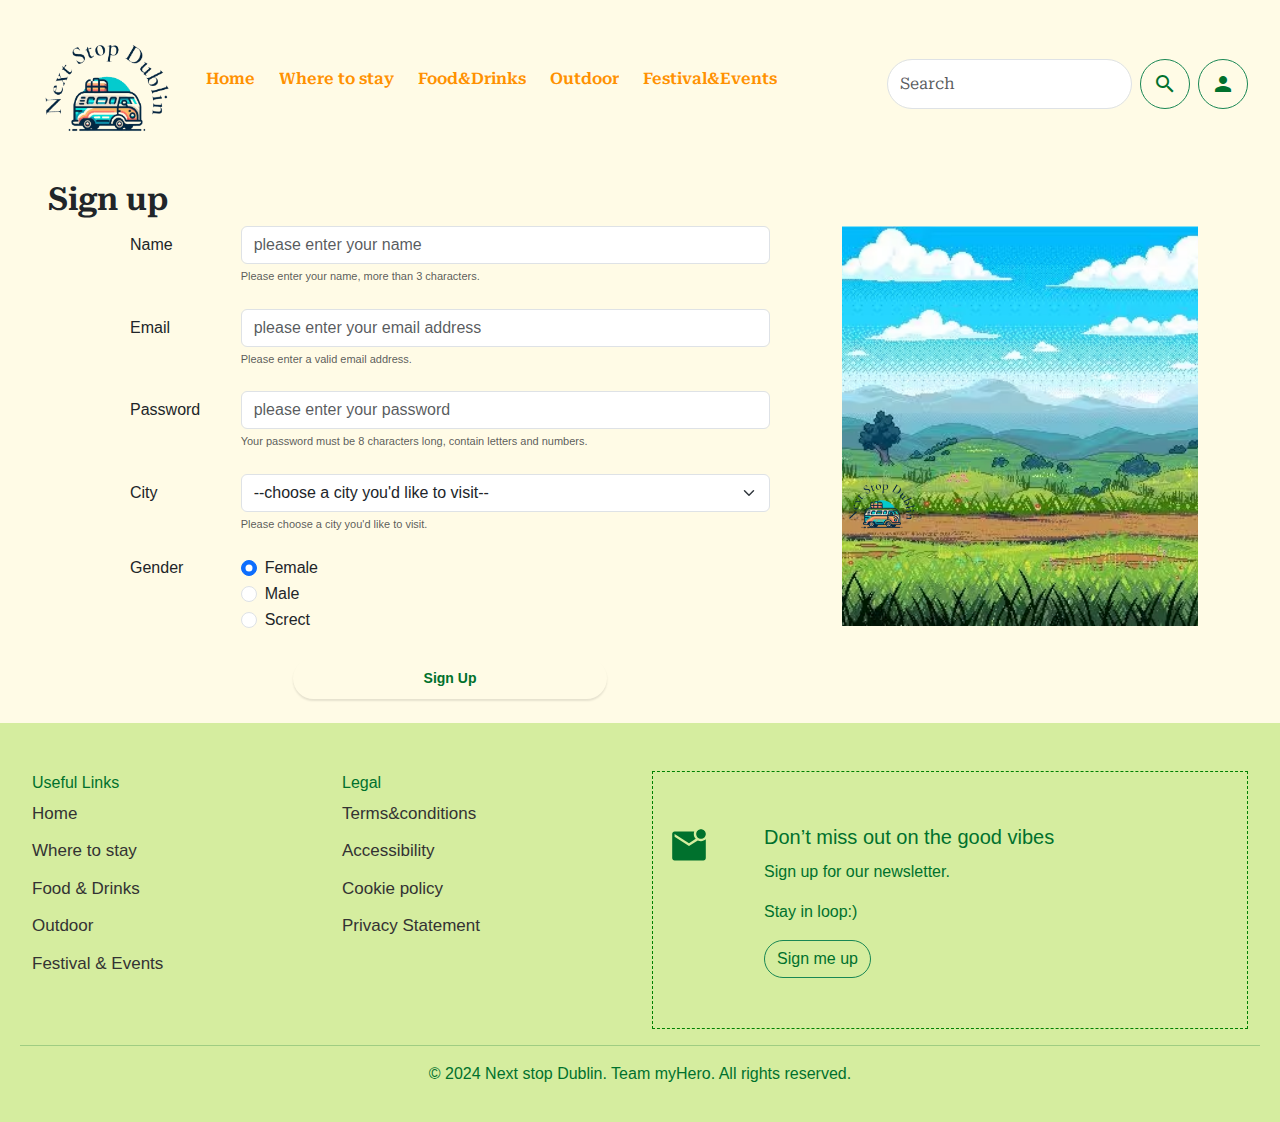
<file: sign-up.html>
<!DOCTYPE html>
<html>
<head>
	<meta charset="UTF-8">
	<meta name="viewport" content="width=device-width, initial-scale=1.0">
	<title>next stop dublin-sign me up</title>
	
	<!-- IMPORT Bootstrap 5 CSS -->
	<link href="https://cdn.jsdelivr.net/npm/bootstrap@5.3.0-alpha1/dist/css/bootstrap.min.css" rel="stylesheet">

	<!-- jquery -->
	<script src="https://code.jquery.com/jquery-3.6.0.min.js"></script>


	<!-- Google Font -->
	<link rel="preconnect" href="https://fonts.googleapis.com">
	<link rel="preconnect" href="https://fonts.gstatic.com" crossorigin>
	<link href="https://fonts.googleapis.com/css2?family=Roboto+Serif:ital,opsz,wght@0,8..144,100..900;1,8..144,100..900&display=swap" rel="stylesheet">

	<!-- Google Icon -->
	<link rel="stylesheet" href="https://fonts.googleapis.com/icon?family=Material+Icons">

	<!-- Link to navbar n footer stylesheet -->
	<link rel="stylesheet" href="css/styles.css">
	<link rel="stylesheet" href="css/lu.css">
	
</head>
<body>
	<!-- navbar part -->
	<div id="navbar-placeholder"></div>
<!-- main content -->
	<div class="sign-wrapper px-5 lato-regular">
		<h2 class="roboto-font">
			Sign up
		</h2>
		<!-- sign up form -->
		<div class="container text-left">
			<div class="row">
				<div class="col-lg-8 col-md-8 col-sm-12">
					<form id = "sign-up-form" class="needs-validation mx-5" novalidate>
						<!-- nickname row -->
						<div class="row mb-4">
							<label for="inputName" class="col-sm-2 col-form-label">
								Name
							</label>
							<div class="col-sm-10">
								<input type="text" class="form-control" id="inputName" maxlength="20" placeholder="please enter your name" required>
								<div id="nameHelpBlock" class="form-text">
  									Please enter your name, more than 3 characters.
								</div>		
								<div class="invalid-feedback">
								    The name must be longer than 3 character.
								</div>						
							</div>
						</div>						
						<!-- email row -->
						<div class="row mb-4">
							<label for="inputEmail" class="col-sm-2 col-form-label">
								Email 
							</label>
							<div class="col-sm-10">
								<input type="email" class="form-control" id="inputEmail" maxlength="40" placeholder="please enter your email address" required>
								<div id="emailHelpBlock" class="form-text">
  									Please enter a valid email address.
								</div>
								<div class="invalid-feedback">
									Please enter an email correctly.
							    </div>
							</div>
						</div>						
						<!-- password row -->
						<div class="row mb-4">
							<label for="inputPassword" class="col-sm-2 col-form-label">
							Password
						</label>
							<div class="col-sm-10">
								<input type="password" class="form-control" id="inputPassword" maxlength="10" placeholder="please enter your password" required>
								<div id="passwordHelpBlock" class="form-text">
  									Your password must be 8 characters long, contain letters and numbers.
								</div>
								<div class="invalid-feedback">
									Please enter password correctly.
							    </div>
							</div>
						</div>
						<!-- option row -->
						<div class="row mb-4">
							<label for="selectCity" class="col-sm-2 col-form-label">City</label>
							<div class="col-sm-10">
								<select class="form-select" aria-label="selectCity">
									<option selected disabled>--choose a city you'd like to visit--</option>
								</select>
								<div id="cityHelpBlock" class="form-text">
  									Please choose a city you'd like to visit.
								</div>								
							</div>
						</div>						
						<!-- radios row -->
						<fieldset class="row mb-4">
							<legend class="col-form-label col-sm-2 pt-0">Gender</legend>
							<div class="col-sm-10">
								<div class="form-check">
									<input class="form-check-input" type="radio" name="gridRadios" id="female" value="female" checked>
									<label class="form-check-label" for="gridRadios1">
										Female
									</label>
								</div>
								<div class="form-check">
									<input class="form-check-input" type="radio" name="gridRadios" id="male" value="male">
									<label class="form-check-label" for="gridRadios2">
										Male
									</label>
								</div>
								<div class="form-check disabled">
									<input class="form-check-input" type="radio" name="gridRadios" id="secret" value="secret">
									<label class="form-check-label" for="secret">
										Screct
									</label>
								</div>
							</div>
						</fieldset>
						<!-- button -->
						<div class="d-grid gap-2 col-6 mx-auto">
							<button  type="submit" class="text-center btn btn-light sub-btn">Sign Up</button>
						</div>
					</form>
				</div>
				<div class="col-lg-4 col-md-4 d-none d-md-block h-100">
					<div class="gif-container w-100">
						<img class= "sign-up-gif" src="src/logo.png">
					</div>
				</div>
			</div>
		</div>
	</div>

	<!-- Footer Section -->
	<div id="footer-placeholder"></div>
	<!-- js jquery -->
	<script src="js/main.js"></script>
	<script src="js/main.js?v=1.0"></script>
	<script type="js/lu-index-signup.js"></script>
	<script src="js/lu-index-signup.js?v=1.0"></script>
	<!-- Link to Bootstrap JS Bundle -->
	<script src="https://cdn.jsdelivr.net/npm/bootstrap@5.3.3/dist/js/bootstrap.bundle.min.js"></script>
</body>
</html>
</file>
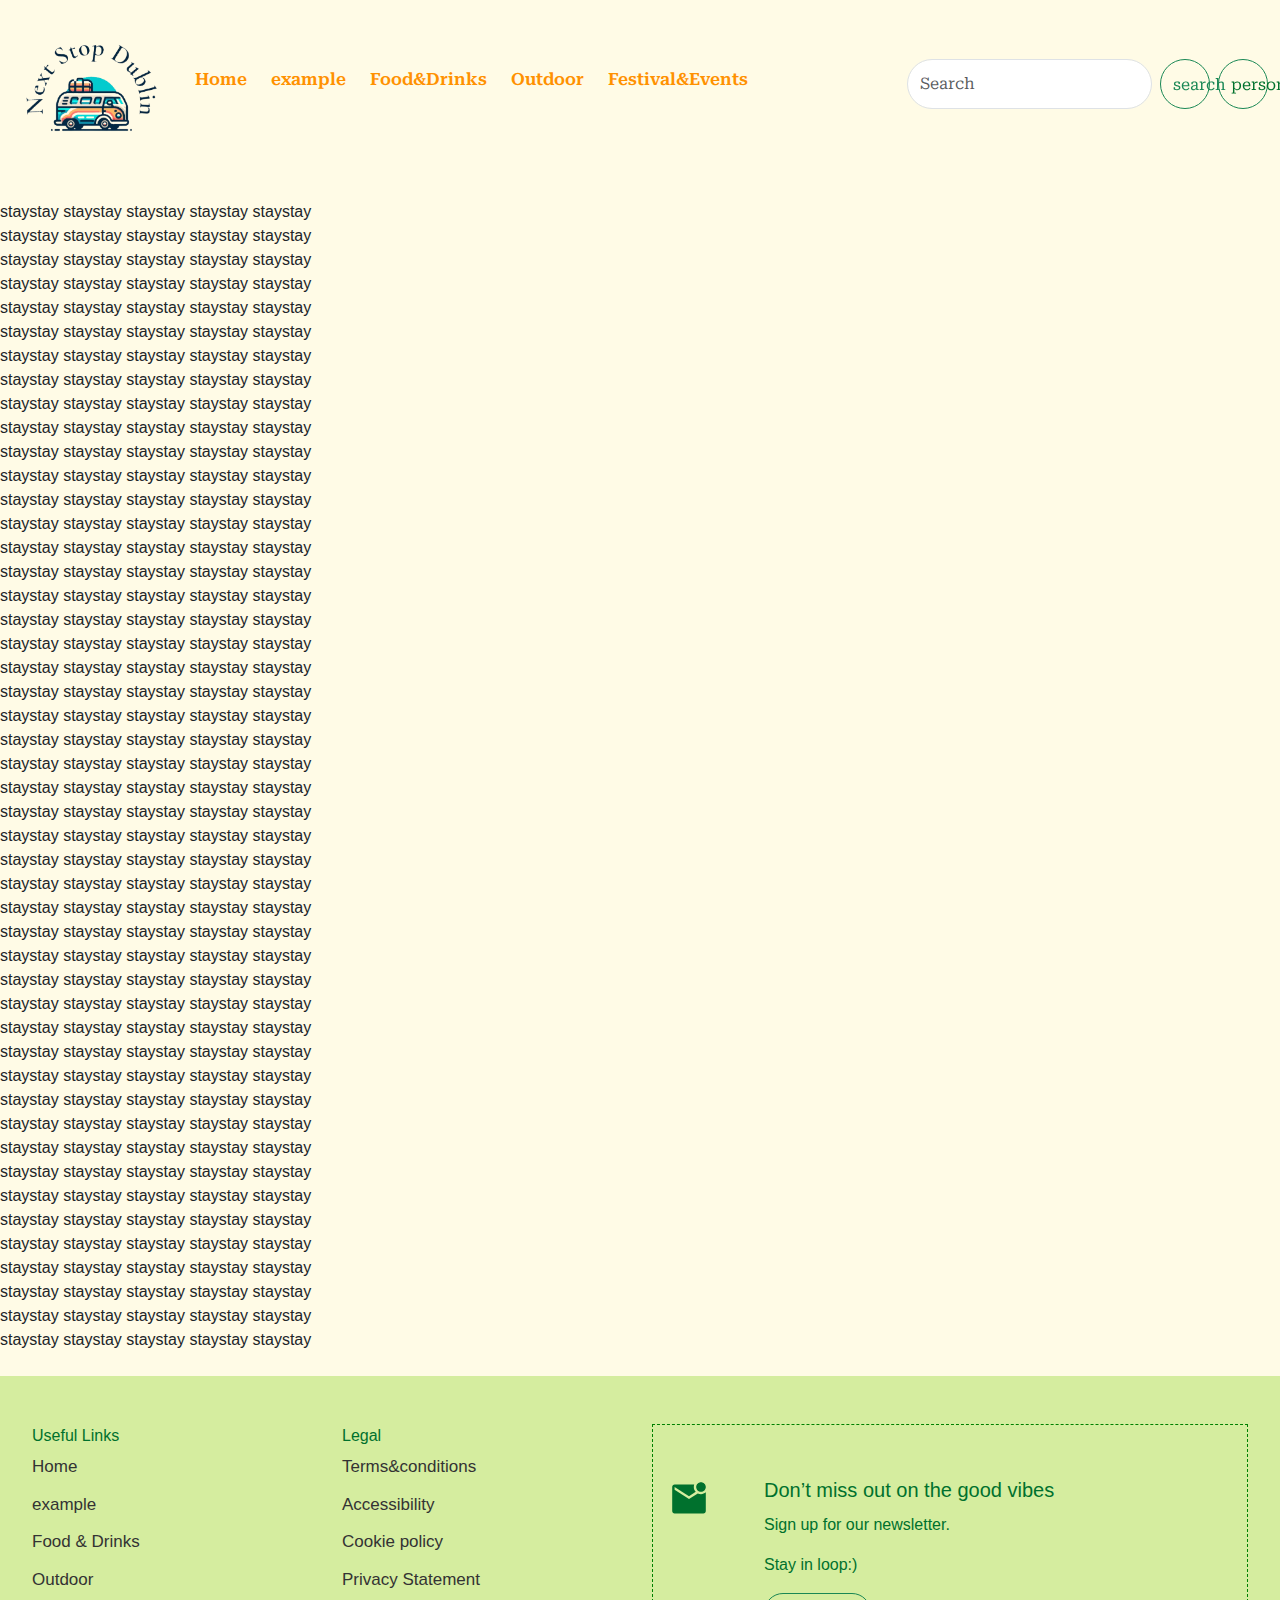
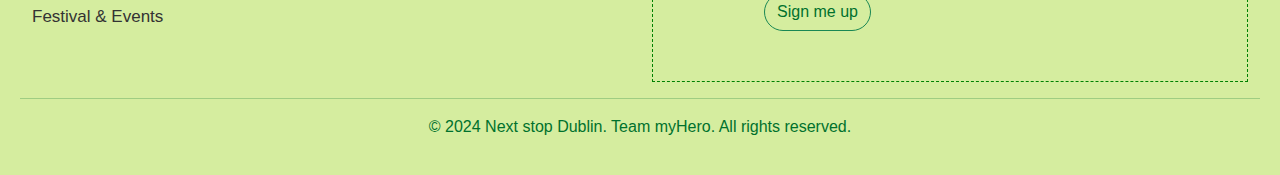
<file: stay.html>
<!DOCTYPE html>
<html>
<head>
	<meta charset="UTF-8">
	<meta name="viewport" content="width=device-width, initial-scale=1.0">
	<title>next stop dublin</title>
	
	<!-- IMPORT Bootstrap 5 CSS -->
	<link href="https://cdn.jsdelivr.net/npm/bootstrap@5.3.0-alpha1/dist/css/bootstrap.min.css" rel="stylesheet">

	<!-- jquery -->
	<script src="https://code.jquery.com/jquery-3.6.0.min.js"></script>

	<!-- Google font -->
	<link rel="preconnect" href="https://fonts.googleapis.com">
	<link rel="preconnect" href="https://fonts.gstatic.com" crossorigin>
	<link href="https://fonts.googleapis.com/css2?family=Roboto+Serif:ital,opsz,wght@0,8..144,100..900;1,8..144,100..900&display=swap" rel="stylesheet">

	<!-- Link to navbar n footer stylesheet -->
	<link rel="stylesheet" href="css/template.css">
	
</head>
<body>
	<!-- navbar part -->
	<div id="navbar-placeholder"></div>
	<div>staystay
		staystay
		staystay
		staystay
	staystay</div>
	<div>staystay
		staystay
		staystay
		staystay
	staystay</div>	<div>staystay
		staystay
		staystay
		staystay
	staystay</div>	<div>staystay
		staystay
		staystay
		staystay
	staystay</div>	<div>staystay
		staystay
		staystay
		staystay
	staystay</div>	<div>staystay
		staystay
		staystay
		staystay
	staystay</div>	<div>staystay
		staystay
		staystay
		staystay
	staystay</div>	<div>staystay
		staystay
		staystay
		staystay
	staystay</div>	<div>staystay
		staystay
		staystay
		staystay
	staystay</div>	<div>staystay
		staystay
		staystay
		staystay
	staystay</div>	<div>staystay
		staystay
		staystay
		staystay
	staystay</div>	<div>staystay
		staystay
		staystay
		staystay
	staystay</div>	<div>staystay
		staystay
		staystay
		staystay
	staystay</div>	<div>staystay
		staystay
		staystay
		staystay
	staystay</div>	<div>staystay
		staystay
		staystay
		staystay
	staystay</div>	<div>staystay
		staystay
		staystay
		staystay
	staystay</div>	<div>staystay
		staystay
		staystay
		staystay
	staystay</div>	<div>staystay
		staystay
		staystay
		staystay
	staystay</div>	<div>staystay
		staystay
		staystay
		staystay
	staystay</div>	<div>staystay
		staystay
		staystay
		staystay
	staystay</div>	<div>staystay
		staystay
		staystay
		staystay
	staystay</div>	<div>staystay
		staystay
		staystay
		staystay
	staystay</div>
	<div>staystay
		staystay
		staystay
		staystay
	staystay</div><div>staystay
		staystay
		staystay
		staystay
	staystay</div><div>staystay
		staystay
		staystay
		staystay
	staystay</div><div>staystay
		staystay
		staystay
		staystay
	staystay</div><div>staystay
		staystay
		staystay
		staystay
	staystay</div><div>staystay
		staystay
		staystay
		staystay
	staystay</div><div>staystay
		staystay
		staystay
		staystay
	staystay</div><div>staystay
		staystay
		staystay
		staystay
	staystay</div><div>staystay
		staystay
		staystay
		staystay
	staystay</div><div>staystay
		staystay
		staystay
		staystay
	staystay</div><div>staystay
		staystay
		staystay
		staystay
	staystay</div><div>staystay
		staystay
		staystay
		staystay
	staystay</div><div>staystay
		staystay
		staystay
		staystay
	staystay</div><div>staystay
		staystay
		staystay
		staystay
	staystay</div><div>staystay
		staystay
		staystay
		staystay
	staystay</div><div>staystay
		staystay
		staystay
		staystay
	staystay</div>
	<div>staystay
		staystay
		staystay
		staystay
	staystay</div><div>staystay
		staystay
		staystay
		staystay
	staystay</div><div>staystay
		staystay
		staystay
		staystay
	staystay</div><div>staystay
		staystay
		staystay
		staystay
	staystay</div><div>staystay
		staystay
		staystay
		staystay
	staystay</div><div>staystay
		staystay
		staystay
		staystay
	staystay</div><div>staystay
		staystay
		staystay
		staystay
	staystay</div><div>staystay
		staystay
		staystay
		staystay
	staystay</div><div>staystay
		staystay
		staystay
		staystay
	staystay</div><div>staystay
		staystay
		staystay
		staystay
	staystay</div>
	<!-- Footer Section -->
	<div id="footer-placeholder"></div>
	<!-- js jquery -->
	<script src="js/templateScript.js"></script>
	<script src="js/templateScript.js?v=1.0"></script>
	<!-- Link to Bootstrap JS Bundle -->
	<script src="https://cdn.jsdelivr.net/npm/bootstrap@5.3.3/dist/js/bootstrap.bundle.min.js"></script>
</body>
</html>
</file>
<file: css/styles.css>
/*
colour theme
#00712D DARK GREEN
#D5ED9F LIGHT GREEN
#FFFBE6 BEIGE
#FF9100 ORANGE
*/

/*
The global css style file
only put the global styles
*/

body {
  font-family: Arial, sans-serif;
  background-color: #fffbe6;
  padding-top: 180px;
}

a {
  text-decoration: none;
  color: #00712d;
}

.roboto-font {
  font-family: "Roboto Serif", serif;
  font-optical-sizing: auto;
  font-weight: 600;
  font-style: normal;
}

.footer {
  position: sticky;
  left: 0;
  bottom: 0;
  width: 100%;
  min-height: 200px;
  color: #00712d;
  text-align: center;
  background-color: #d5ed9f;
  padding: 20px;
}

/*navbar*/
.wrapper {
  z-index: 10;
}

.container-fluid {
  margin: 0 20px;
}

nav {
  background-color: #fffbe6 !important;
}

.navbar {
  transition: transform 0.3s ease-in-out, top 0.3s ease-in-out;
}

.offcanvas {
  background-color: #fffbe6;
  height: 1000px;
  min-height: 0;
}

.navbar-hidden {
  transform: translateY(-100%);
}

.navbar-fixed {
  transform: translateY(0);
  box-shadow: 0px 4px 6px rgba(255, 145, 0, 0.2);
}

.navbar-brand img {
  width: 150px;
  height: 150px;
}

.nav-item {
  display: inline-block;
}

.nav-link {
  position: relative;
  max-width: 100%;
  overflow: hidden;
  color: #ff9100;
  font-size: 16px;
  transition: transform 0.2s ease-in-out;
}

.nav-link span {
  display: inline-block;
  max-width: 100%;
  white-space: nowrap;
  overflow: hidden;
  text-overflow: ellipsis;
}

.nav-link:hover {
  color: #ff9100;
  transform: translateY(-3px);
}

.nav-link::after {
  content: "";
  position: absolute;
  left: 0;
  bottom: 0;
  width: 0; /* hidden */
  height: 2px;
  background-color: #ff9100;
  transform-origin: bottom;
  transition: transform 0.2s ease-in-out;
}

.nav-link:hover::after {
  width: 100%;
}

.nav-link.active {
  color: #00712d !important;
  font-weight: bold;
}

.nav-link.active::after {
  content: "";
  transform: scaleY(0);
}

.nav-link:focus {
  color: #ff9100;
}

.nav-link .material-icons {
  width: 17px;
  height: 17px;
  color: #ff9100;
  text-align: center;
  vertical-align: middle;
}

/*navbar-search*/
.btn-search {
  width: 50px;
  height: 50px;
}

.btn-search span {
  text-align: center;
  vertical-align: middle;
}

/*footer*/
.footer-link {
  color: #333333;
  font-size: 17px;
}

.footer-link:hover {
  color: #ff9100;
}

.nav .footer-item {
  margin: 6px 0;
}

.footer-text {
  text-align: left;
}

.signup {
  /*min-width: 400px;
  max-height: 400px;*/
  width: 100;
  margin: 0 auto;
  padding: 50px 0;
  border: 1px dashed green;
  text-align: left;
}

.signup .content div {
  padding: 8px 0;
}

.signup .title {
  font-size: 20px;
}
</file>
<file: css/lu.css>
/*
#00712D DARK GREEN
#D5ED9F LIGHT GREEN
#FFFBE6 BEIGE
#FF9100 ORANGE
*/

/*fonts*/

.lato-light {
  font-family: "Lato", sans-serif;
  font-weight: 300;
  font-style: normal;
}

.lato-regular {
  font-family: "Lato", sans-serif;
  font-weight: 400;
  font-style: normal;
}

.georgia {
  font-family: Georgia, serif;
  font-weight: bold;
}

/*--------------------index page--------------------*/

h3 {
    color: #00712D;
    border-bottom: 5px dotted #00712D;
    text-shadow: 
        0 0 15px #D5ED9F;
}

button {
    color: #00712D !important;
}

.carousel-item {
    position: relative;
}

.carousel-item::before {
    content: "";
    position: absolute;
    top: 0;
    left: 0;
    width: 100%;
    height: 100%;
    background: 
        /* corner */
        radial-gradient(circle at 0% 0%, rgba(255, 251, 230, 0) 60%, rgba(255, 251, 230, 1) 100%),
        radial-gradient(circle at 100% 0%, rgba(255, 251, 230, 0) 60%, rgba(255, 251, 230, 1) 100%), 
        radial-gradient(circle at 0% 100%, rgba(255, 251, 230, 0) 60%, rgba(255, 251, 230, 1) 100%), 
        radial-gradient(circle at 100% 100%, rgba(255, 251, 230, 0) 60%, rgba(255, 251, 230, 1) 100%),
        /* top */
        linear-gradient(to bottom, rgba(255, 251, 230, 1) 0%, rgba(255, 251, 230, 0) 70%),
        /* bottom */
        linear-gradient(to top, rgba(255, 251, 230, 1) 0%, rgba(255, 251, 230, 0) 40%);
    z-index: 1; 
}
.carousel-item img {
    transition: opacity 1s ease-in-out;
}


/*card*/

.card {
    border: 0;
    transition: transform 0.2s ease;
}
.card:hover {
  transform: scale(1.02); 
}

.card-body {
    letter-spacing: -0.4px;
    background-color: #FFFBE6;
}

.card .img-fluid {
    height: 220px !important;
}


.card-body .title {
    font-size: 15px !important;
    white-space: nowrap;
    overflow: hidden; 
    text-overflow: ellipsis;
    max-width: 350px;
}

.card-body .text {
    font-size: 12px;
    letter-spacing: 2px;
}


/*first row*/

.sub-btn {
    --bs-btn-padding-y: .60rem;
    --bs-btn-padding-x: 1rem;
    --bs-btn-font-size: 1.1rem;
    border: none;
    border-radius: 25px;
    font-size: 14px;
    font-weight: 600 !important;
    box-shadow: 0px 2px 2px rgba(0, 0, 0, 0.1);
    margin: 0 3px;
    background-color: #FFFBE6;
    cursor: pointer;
}

.sub-btn:hover {
    background-color: white;
    color: #FF9100 !important;
    border: none;
    box-shadow: 0px 1px 1px rgba(0, 0, 0, 0.1);
}


.content-stay .card {
    max-width: 300px;
}

/*second row food and drink*/
.second-row .card {
    border-bottom: 3px groove rgba(0,113,45,0.55);
    z-index: 10;
    box-shadow: 0px 2px 2px rgba(0, 0, 0, 0.1);
    background-color: #D5ED9F;
}

.second-row .card .card-body {
    background-color: #D5ED9F !important;
}

/*third row outdoor*/

.content-outdoor .card {
    max-width: 250px;
    color: #00712D;
}
.content-outdoor .card-body {
    border-top: 3px dotted rgba(0,113,45,0.55);
    background-color: transparent; 
}

.outdoor-bg {
    background-image: url('../src/lu-pic/outdoor1.avif');
    background-size: cover;
    background-position: center;
    min-height: 500px;
    color: #ffffff;
}

.outdoor-description {
    text-shadow: 0 0 10px rgba(255, 255, 255, 0.8), 0 0 20px rgba(255, 255, 255, 0.6);
}

.outdoor-description .title{
    font-size: 25px;
    font-weight: bolder;
}


/*forth row*/

.content-fne .card {
/*    max-width: 250px;*/
    background-color: #FFFBE6;
}

/*--------------------sign up page--------------------*/

label {
    display: inline-block;
}

.form-text {
    font-family: "Lato", sans-serif;
    font-weight: 300;
    font-style: normal;
    font-size: 11px;
}

.sign-up-btn {
    vertical-align: middle;
    text-align: center;
    background-color: white;
}

.gif-container {
    position: relative;
    width: 1100px;
    height: 200px;
    clip-path: inset(0 0 0 0);
    background-image: url('../src/lu-pic/background.avif');
    background-size: cover;
    background-position: center;
    min-height: 400px;
}

.sign-up-gif {
    display: inline-block;
    position: absolute;
    width: 80px;
    margin-top: 240px;
    animation-duration: 15s;
    animation-name: drive;
    animation-iteration-count: infinite;
    animation-direction: normal;
    overflow: visible;
    z-index: 10;
}


@keyframes drive {
    0% {
        transform: translateX(-80%);
        opacity: 1;
    }
    25% {
        transform: translateX(25%);
    }
    50% {
        transform: translateX(50%) rotate(5deg);
    }
    75% {
        transform: translateX(75%) rotate(-5deg);
    }
    80% {
        transform: translateX(80%);
    }
    100% {
        transform: translateX(60vh);
        opacity: 1;
    }
}
</file>
<file: css/festival.css>
* {
  margin: 0;
  padding: 0;
  box-sizing: border-box;
}

.subtitle{
  display:flex;
  gap:1rem;
  list-style-type:none;
  margin-bottom:50px;
  margin-top:50px;
  padding-left:0;
}
.description{
  margin-bottom:30px;
}
.detail{
  margin:20px 0;
}
p{
  color:#8998A9;
  font-weight:300;
}
.content{
  margin-bottom:30px;
  font-weight:400;
  /* color:#8998A9; */
}
/* #00712D */
/* #D5ED9F */
/* #FFFBE6 */
/* #FF9100 */
.total{
  border:0 solid #D5ED9F;
  background-color:#D5ED9F;
}
.winter{
  display:flex;
  flex-direction: column;
  justify-content:center;
  align-items:start;
  /* height:400px; */
  margin:50px 20px;
}
.heading-winter{
  color:#002855;
}
.winter-des{
  margin-left:-5px;
  max-width:350px;
}
.winter-img-container{
  margin:50px 0;
}
.icons{
  display:flex;
  gap:10px;
  justify-content:space-between;
}
.music{
  padding-left:0;
}
</file>
<file: css/live.css>
* {
  margin: 0;
  padding: 0;
  box-sizing: border-box;
}
.subtitle{
  display:flex;
  gap:1rem;
  list-style-type:none;
  margin-bottom:50px;
  margin-top:50px;
  padding-left:0;
}
.goBack:hover{
  text-decoration: underline;
}

.live-title{
  
  margin-bottom:50px;
  
}


.product{
  border: 1px solid black;
  height:50px;
  border-radius:50px;
  margin-bottom:20px;
  display:flex;
  justify-content:space-between;
  padding:0 20px;
  align-items:center;

  
}
.product:hover{
  background-color:#D5ED9F;
}
.icons{
  display:flex;
  justify-content:space-between;
  gap:10px;
}
.category{
  margin-bottom:20px;
}
.card{
  transition: transform .2s;
}
.card:hover{
  transform: scale(1.1);
}
.item-list{
  margin-bottom:30px;
}

.description{
  margin-bottom:30px;
}
.detail{
  margin:20px 0;
}
.content{
  margin-bottom:30px;
  color:#8998A9;
  font-weight:400;
}
</file>
<file: css/css_mahiro.css>
body {
  font-family: "Poppins", sans-serif;
  color: #493628;
  background-color: #FFFBE6;
  overflow-x: hidden;
}

h1 {
	font-size: 5rem;
  text-align: center;
	color: #FEF9F2;
}	

h2{
	font-weight: bold;
	color: #FF9100;
}

h5 {
	font-weight: bold;
	color: #000;
}

/* 
---------------------------------------------
Outdoor Page start --- Carousel
--------------------------------------------- 
*/
.carousel {
  margin-bottom: 4rem;
}

.carousel-caption {
  padding-top: 4rem;
  bottom: 3rem;
  text-align: center;
}

.carousel-item {
  height: 50vh;
  position: relative;
}

.carousel-item img {
  width: 100%; 
  height: 100%;
  object-fit: cover;
}

/* RESPONSIVE CSS */
@media (min-width: 40em) {
  .carousel-caption p {
    margin-bottom: 1.25rem;
    font-size: 1.25rem;
    line-height: 1.4;
  }
}
/*
---------------------------------------------
Outdoor -- Consept Section 
---------------------------------------------
*/

/*concept-2 with background colour*/
#concept-two {
  background-color: #D5ED9F; 
  padding: 5rem 0; 
}

#concept-two .text {
  color: #333; 
}

#concept-two .heading {
  color: #00712D; 
}

#concept, #concept-two, #concept-three {
  margin-bottom: 120px;
  margin-top: 100px;
}
/* section1-animation JS */
#concept-two {
  opacity: 0;
  transform: translateY(50px);
  transition: opacity 1s ease, transform 1s ease;
}

#concept-two.fade-in {
  opacity: 1;
  transform: translateY(0);
}

/* section1-animation JS */
#concept {
  opacity: 0;
  transform: translateY(50px);
  transition: opacity 1s ease, transform 1s ease;
}

#concept.fade-in {
  opacity: 1;
  transform: translateY(0);
}

/* section3-animation */
#concept-three .text,
#concept-three .concept-img {
  opacity: 0;
  transform: translateY(30px); 
  transition: opacity 1s ease-out, transform 1s ease-out;
}

#concept-three .text {
  transform: translateX(-30px); 
}

#concept-three .concept-img {
  transform: translateX(30px); 
}

#concept-three .text.visible,
#concept-three .concept-img.visible {
  opacity: 1;
  transform: translateX(0); 
}

.title {
  font-size: 20px;
  font-weight: 500;
  color: #80BA4A;
  margin-bottom: 60px;
}

#concept h3 {
  font-size: 20px;
  font-weight: 500; 
  color: #80BA4A;
  margin-bottom: 40px;
}

.container {
  width: 90%;
  max-width: 1120px;
  margin: 0 auto;
  position: relative;
}

.flex {
  display: flex;
  justify-content: space-between;
  flex-wrap: wrap;
  align-items: center;
}

.column-2 {
  width: 48%; 
}

.text {
  line-height: 2;
  color: #333; 
}

.concept-img {
  background-image: url('../src/assets/images/outdoor3.jpg');
  background-position: center;
  background-size: cover;
  height: 340px;
  border-radius: 10px;
  position: relative;
  z-index: 10; 
}

#concept-two .concept-img {
  background-image: url('../src/assets/images/outdoor2.jpg');
}

#concept-three .concept-img {
  background-image: url('../src/assets/images/outdoor1.jpg');
}

/* tranparent letters */
.heading {
  font-family: 'Dancing Script', cursive; /* background transparent text */
  font-size: 80px;
  font-weight: 600;
  color: #80BA4A;
  opacity: 0.1;
  position: relative;
  top: 0;
  right: 0;
  transform: translateY(-80%);
  z-index: 0; 
}

.flex {
  display: flex;
  justify-content: space-between;
  flex-wrap: wrap;
  align-items: center;
}

@media (max-width: 768px) {
  .flex {
    flex-direction: column; 
    align-items: stretch;  
  }

  .column-2 {
    width: 100%; /* each column's width */
    margin-bottom: 20px; /* space between each sections */
  }

  .concept-img {
    height: 200px; 
  }

  .text {
    text-align: center; 
  }
}

/* 
---------------------------------------------
food_and_drinks -- Section-- Banner
--------------------------------------------- 
*/

.main-banner {
  border-bottom: 3px dotted #eee;
  padding-top: 80px;
  padding-bottom: 30px;
}

.main-banner .left-content {
  height: 100%; 
}

.main-banner .thumb img {
  width: 100%;
  height: 100%;
  object-fit: cover;
}

.main-banner .right-content .thumb img {
  height: 250px; /* fixed the right-side pictures */
  object-fit: cover; /* trim the pictures */
}

@media (max-width: 768px) { 
  .main-banner .right-content .thumb img {
    height: 200px; 
  }
}

.left-content .inner-content {
  position: absolute;
  left: 50px;
  right: 50px;
  top: 50%;
  text-align: center;
  transform: translateY(-50%);
}

.left-content .inner-content h4 {
  color: #fff;
  font-size: 52px;
  font-weight: 700;
  margin-bottom: 20px;
}

.left-content .inner-content span {
  font-size: 18px;
  color: #fff;
  font-weight: 400;
  font-style: italic;
  display: block;
  margin-bottom: 30px;
}

/* less than 576px*/
@media (max-width: 576px) {
  .left-content .inner-content h4 {
    font-size: 24px;
  }

  .left-content .inner-content span {
    font-size: 14px;
  }
  .left-content .inner-content {
    left: 10px;
    right: 10px;
  }

}

/* Rright 4 pictures */
.inner-content p {
  color: #fff;
}

.right-content .inner-content {
  position: absolute;
  left: 50px;
  right: 50px;
  top: 50%;
  text-align: center;
  transform: translateY(-50%);
}

.inner-content h4 {
  color: #fff;
  font-size: 24px;
  font-weight: 700;
  margin-bottom: 15px;
}

.right-content .thumb .inner-content span {
  font-size: 16px;
  color: #fff;
  font-style: italic;
}

.right-content .thumb {
  position: relative; /* based on the thumb element */
  overflow: hidden;   /* to not overflow from thumb element */
}

.right-content .thumb .hover-content {
  position: absolute;
  top: 15px;
  right: 15px;
  left: 15px;
  bottom: 15px;
  text-align: center;
  background-color: rgba(42, 42, 42, 0.97);
  opacity: 0;
  visibility: hidden;
  transition: all 0.5s ease-in-out;
}

/* Hover effect */
.right-content .thumb:hover .hover-content {
  opacity: 1;
  visibility: visible;
}

/* Centered text inside hover-content */
.right-content .thumb .hover-content .inner {
  position: absolute;
  top: 50%;
  left: 50%;
  transform: translate(-50%, -50%);
  width: 100%;
}

/* Hover text styles */
.right-content .thumb .hover-content h4 {
  color: #fff;
  font-size: 24px;
  font-weight: 700;
  margin-bottom: 15px;
}

.right-content .thumb .hover-content p {
  color: #fff;
  padding: 0 20px;
  margin-bottom: 20px;
}

/* 
---------------------------------------------
food_and_drinks -- Section-- Bar&Pubs
--------------------------------------------- 
*/
#concept-four {
  background-color: #D5ED9F;
  border-bottom: 3px dotted #eee; 
  padding: 5rem 0; 
}

#concept-four .text {
  color: #333; 
}

#concept-four .concept-img {
  background-image: url('../src/assets/images/pub1.jpg');
}

/* JS */
#concept-four .text,
#concept-four .concept-img {
  opacity: 0;
  transform: translateX(-50px); 
  transition: all 0.5s ease-out;
}

#concept-four .concept-img {
  transform: translateX(50px); 
}

/* 
---------------------------------------------
Button CSS
--------------------------------------------- 
*/
.main-border-button a  {
  background-color: #fbeee0;
  border: 2px solid #422800;
  border-radius: 30px;
  box-shadow: #422800 4px 4px 0 0;
  color: #422800;
  cursor: pointer;
  display: inline-block;
  font-weight: 600;
  font-size: 18px;
  padding: 0 18px;
  line-height: 50px;
  text-align: center;
  text-decoration: none;
  user-select: none;
  -webkit-user-select: none;
  touch-action: manipulation;
  z-index: 1;
}

.main-border-button a:hover {
  background-color: #fff;
}

.main-border-button a:active {
  box-shadow: #422800 2px 2px 0 0;
  transform: translate(2px, 2px);
}

@media (min-width: 768px) {
.main-border-button a{
    min-width: 120px;
    padding: 0 25px;
  }
}


/*
---------------------------------------------
Testimonial-cafe
---------------------------------------------
*/
.testimonial-carousel {
    display: grid;
    grid-template-columns: repeat(4, 1fr);
    gap: 30px; 
}

.testimonial-item {
    background-color: transparent;
    border: 2px solid #ccc; 
    border-radius: 8px;
    padding: 20px;
    text-align: center;
}

.testimonial-item img {
    width: 50px; 
    height: 50px; 
    object-fit: cover; 
    border-radius: 50%; 
}

.testimonial-item .fa-quote-left {
  color: #ff6347; /* アイコンの色を変更 (例: トマト色) */
}

.mytitle {
    font-weight: bold;
    color: #00712D; 
    text-shadow: 2px 2px 4px rgba(0, 0, 0, 0.2); 
    transition: all 0.3s ease; 
}

.mytitle:hover {
    color: #FF9100; 
    text-shadow: 2px 2px 8px rgba(0, 0, 0, 0.4); 
}


/* owl-dot */
.owl-dots {
  text-align: center; 
  margin-bottom: 50px;  
}

.owl-dot {
  background-color: #ff7f00; 
  border-radius: 50%; 
  display: inline-block; 
  border: none;   
  width: 20px;             
  height: 20px;             
  margin: 0 5px;    
  transition: background-color 0.3s ease;
  cursor: pointer;        
}

.owl-dot.active {
  background-color: #FF4500;
}

.owl-dot:hover {
  background-color: #ff634782;
}

.owl-dot:focus {
  outline: none; 
}

/* Back to Top button */
.back-to-top {
  position: fixed;         
  bottom: 20px;             
  right: 20px;              
  background-color: #007bff; 
  color: white; /* icon color */
  border-radius: 50%;       
  width: 50px;         
  height: 50px;       
  display: flex; 
  justify-content: center;  /* icon center */
  align-items: center; 
  box-shadow: 0px 4px 6px rgba(0, 0, 0, 0.1);
  font-size: 24px; 
  z-index: 1000; 
  transition: transform 0.3s ease-in-out;
}

.back-to-top i {
  color: white;
  font-size: 20px;
}

.back-to-top:hover {
  background-color: #0056b3; 
  transform: scale(1.1);
}

/* JS */
.back-to-top.hidden {
  opacity: 0;
  pointer-events: none;
  transform: translateY(100px);
}
</file>
<file: css/template.css>
/*
#00712D DARK GREEN
#D5ED9F LIGHT GREEN
#FFFBE6 BEIGE
#FF9100 ORANGE
*/

body {
    font-family: Arial, sans-serif;
    background-color: #FFFBE6;
    padding-top: 200px;
}

a {
  text-decoration: none;
  color: #00712D;
}


.roboto-font {
  font-family: "Roboto Serif", serif;
  font-optical-sizing: auto;
  font-weight: 600;
  font-style: normal;
}

.footer {
  position: sticky;
  left: 0;
  bottom: 0;
  width: 100%;
  min-height: 200px;
  color: #00712D;
  text-align: center;
  background-color: #D5ED9F;
  padding: 20px;
}

/*navbar*/
.wrapper {
  zindex: 10;
}

nav {
  background-color: #FFFBE6 !important;
}

.navbar {
  transition: transform 0.3s ease-in-out, top 0.3s ease-in-out;
}

.offcanvas {
  background-color: #FFFBE6;
  height: 1000px;
  min-height: 0;
}

.navbar-hidden {
  transform: translateY(-100%);
}

.navbar-fixed {
  transform: translateY(0);
  box-shadow: 0px 4px 6px rgba(255,145,0, 0.2);
}

.navbar-brand img {
  with: 150px;
  height: 150px;
}

.nav-item {
  display: inline-block;
}

.nav-link {
  position: relative;
  color: #FF9100;
  font-size: 17px;
  transition: transform 0.3s ease;
}

.nav-link:hover {
  color: #FF9100;
  transform: translateY(-5px);
}

.nav-link::after {
  content: "";
  position: absolute;
  left: 0;
  bottom: -2px;
  width: 50%;
  height: 0;
  background-color: #FF9100;
  transform: scaleY(0);
  transform-origin: bottom;
  transition: transform 0.3s ease;
  }


.nav-link:hover::after {
  transform: scaleY(1);
  height: 2px;
  width: 100%; 
}

.nav-link.active, .material-icons.active {
  color: #00712D !important;
  font-weight: bold;
}
.nav-link.active:hover {
  color: #FF9100 !important;
  font-weight: bold;
}

.nav-link:focus {
  color: #FF9100; 
}

.nav-link .material-icons {
  width: 17px;
  height: 17px;
  color: #FF9100;
  text-align: center;
  vertical-align: middle;
}


/*navbar-search*/
.btn-search {
  width: 50px;
  height: 50px;
}

.btn-search span {
  text-align: center;
  vertical-align: middle;
}

/*footer*/
.footer-link {
  color: #333333;
  font-size: 17px;
}

.footer-link:hover {
  color: #FF9100;
}

.nav .footer-item {
  margin: 6px 0;
}


.footer-text {
  text-align: left;
}

.signup {
  min-width: 400px;
  max-height: 400px;
  margin: 0 auto;
  padding: 50px 0;
  border: 1px dashed green;
  text-align: left;
}

.signup .content div{
  padding: 8px 0;
}

.signup .title {
  font-size: 20px;
}
</file>
